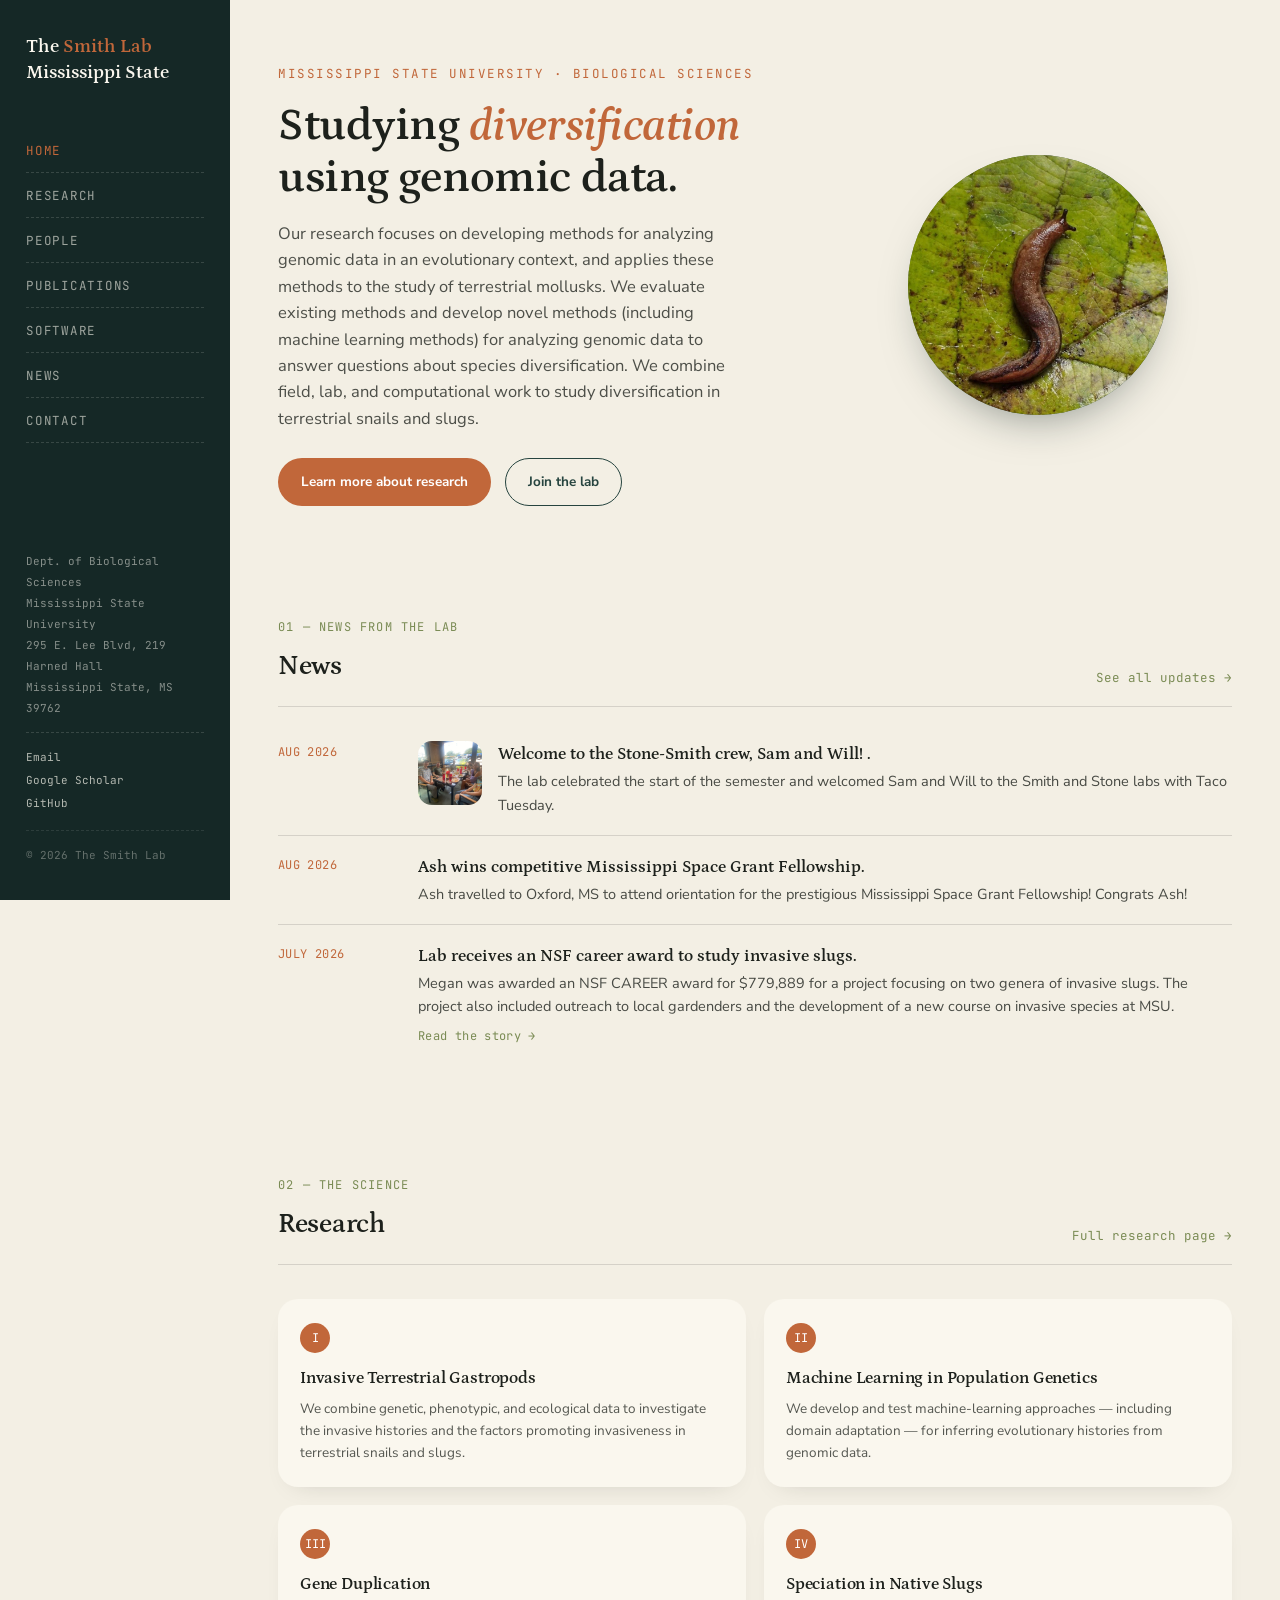
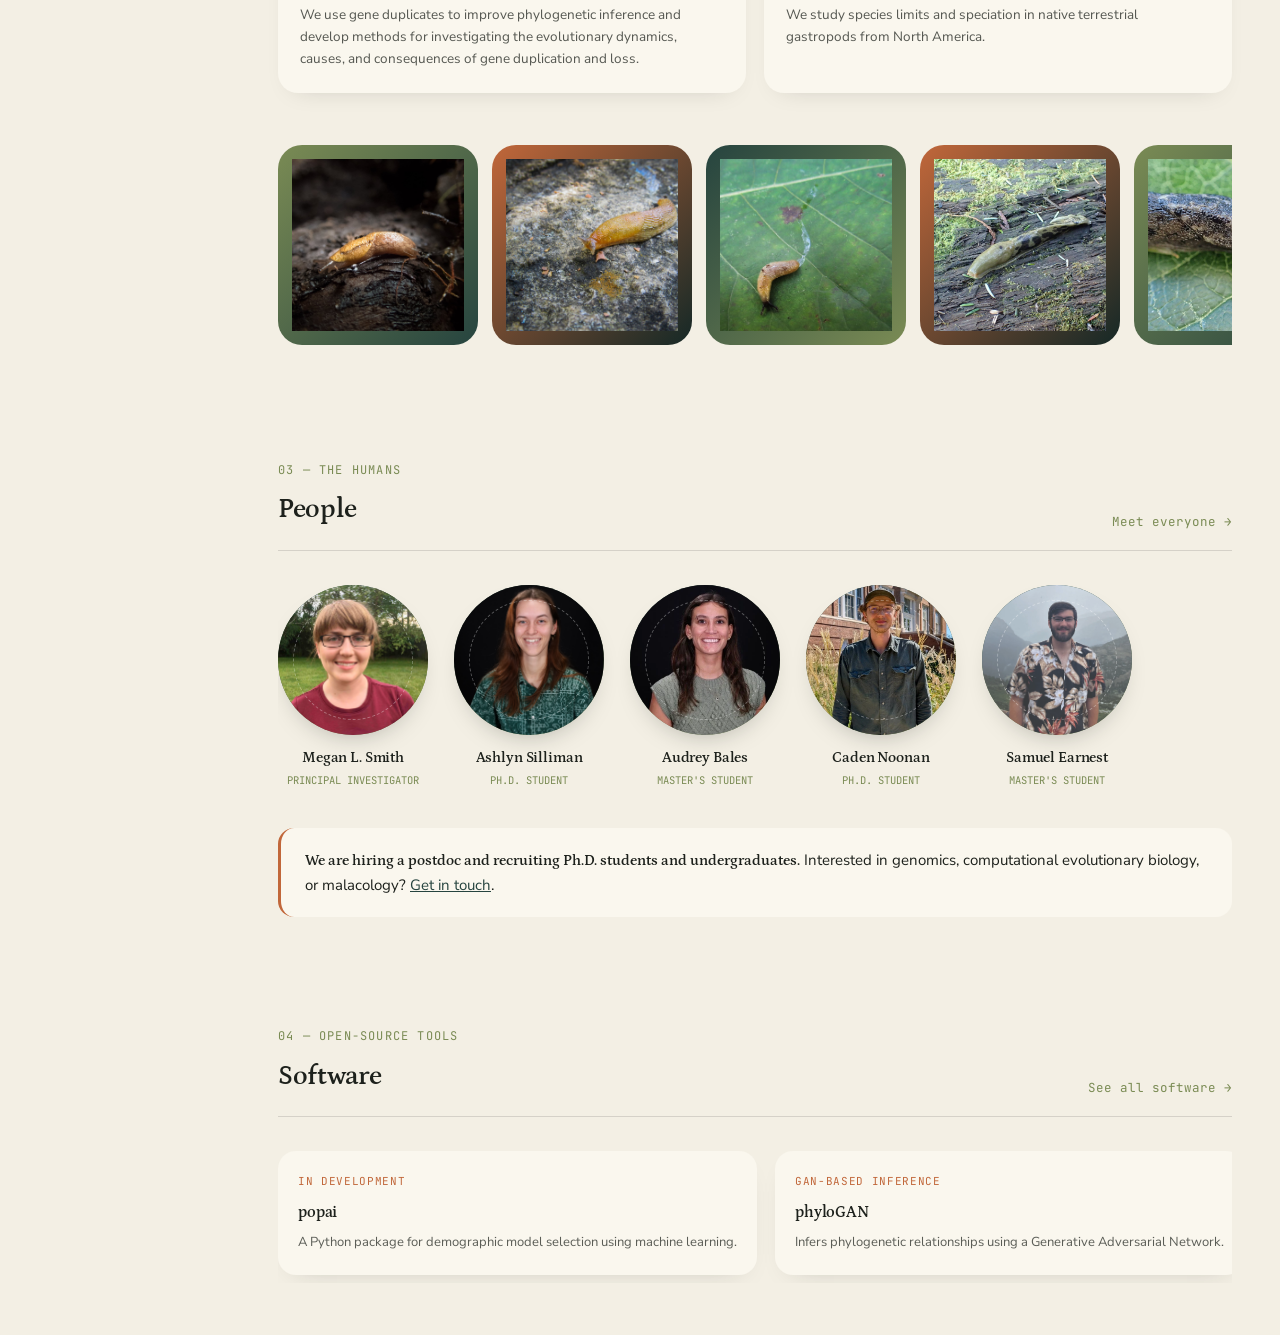
<file: index.html>
<!DOCTYPE html>
<html lang="en">
<head>
<meta charset="UTF-8">
<meta name="viewport" content="width=device-width, initial-scale=1.0">
<meta name="description" content="The Smith Lab at Mississippi State University studies diversification using genomic data, with a focus on terrestrial snails and slugs.">
<title>The Smith Lab — Mississippi State University</title>
<link rel="stylesheet" href="styles.css">
</head>
<body>

<div class="layout">
  <div class="sidebar">
    <div class="sidebar-top">
      <a class="brand" href="index.html">The <span>Smith Lab</span><br>Mississippi State</a>
      <button class="sidebar-toggle" aria-label="Toggle menu" aria-expanded="false"><span></span><span></span><span></span></button>
    </div>
    <div class="sidebar-collapsible">
      <ul>
        <li><a href="index.html" class="navlink active">Home</a></li>
        <li><a href="research.html" class="navlink">Research</a></li>
        <li><a href="people.html" class="navlink">People</a></li>
        <li><a href="publications.html" class="navlink">Publications</a></li>
        <li><a href="software.html" class="navlink">Software</a></li>
        <li><a href="news.html" class="navlink">News</a></li>
        <li><a href="contact.html" class="navlink">Contact</a></li>
      </ul>
      <div class="foot-mini">
        Dept. of Biological Sciences<br>
        Mississippi State University<br>
        295 E. Lee Blvd, 219 Harned Hall<br>
        Mississippi State, MS 39762
        <div class="foot-links">
          <a href="mailto:ms4438@msstate.edu">Email</a>
          <a href="https://scholar.google.com/citations?hl=en&user=STDh3vkAAAAJ">Google Scholar</a>
          <a href="https://github.com/meganlsmith">GitHub</a>
        </div>
        <div class="copyright">© 2026 The Smith Lab</div>
      </div>
    </div>
  </div>

  <main>
    <header class="hero">
      <div class="wrap">
        <div>
          <span class="eyebrow mono">Mississippi State University · Biological Sciences</span>
          <h1>Studying <em>diversification</em> using genomic data.</h1>
          <p class="lede">
				Our research focuses on developing methods for analyzing genomic data in an evolutionary context, and applies these methods to the study of terrestrial mollusks.
				We evaluate existing methods and develop novel methods (including machine learning methods) for analyzing genomic data to answer questions about species diversification.
				We combine field, lab, and computational work to study diversification in terrestrial snails and slugs.           
		  </p>
          <div class="hero-ctas">
            <a class="btn btn-solid" href="research.html">Learn more about research</a>
            <a class="btn btn-outline" href="people.html">Join the lab</a>
          </div>
        </div>
        <div class="hero-art">
          <!-- PLACEHOLDER: swap for a headshot or field photo, saved to photos/header/ -->
			<div class="photo-circle"><img src="photos/header/vanattae.webp" alt="Close-up of a cute snail"></div>

        </div>
      </div>
    </header>

    <!-- News teaser section -->
    <section id="news-teaser">
      <div class="wrap">
        <div class="section-head">
          <div>
            <span class="tag">01 — News from the lab</span>
            <h2>News</h2>
          </div>
          <a href="news.html" class="more-link">See all updates →</a>
        </div>
        <ul class="news-list" id="news-list-home">
          <li><p class="mono" style="opacity:0.5;">Loading news…</p></li>
        </ul>
      </div>
    </section>

    <section id="research">
      <div class="wrap">
        <div class="section-head">
          <div>
            <span class="tag">02 — The science</span>
            <h2>Research</h2>
          </div>
          <a href="research.html" class="more-link">Full research page →</a>
        </div>
        <div class="research-grid">
          <div class="research-card">
            <div class="num">I</div>
            <h3>Invasive Terrestrial Gastropods</h3>
            <p>We combine genetic, phenotypic, and ecological data to investigate the invasive histories and the factors promoting invasiveness in terrestrial snails and slugs.</p>
          </div>
          <div class="research-card">
            <div class="num">II</div>
            <h3>Machine Learning in Population Genetics</h3>
            <p>We develop and test machine-learning approaches — including domain adaptation — for inferring evolutionary histories from genomic data.</p>
          </div>
          <div class="research-card">
            <div class="num">III</div>
            <h3>Gene Duplication</h3>
            <p>We use gene duplicates to improve phylogenetic inference and develop methods for investigating the evolutionary dynamics, causes, and consequences of gene duplication and loss.</p>
          </div>
          <div class="research-card">
            <div class="num">IV</div>
            <h3>Speciation in Native Slugs</h3>
            <p>We study species limits and speciation in native terrestrial gastropods from North America.</p>
          </div>
        </div>
      </div>
    </section>

    <!-- Gallery section -->
    <section style="padding-top:0;">
      <div class="wrap">
        <!--
          PLACEHOLDER: fieldwork / specimen / lab photos.
          Drop images into photos/gallery/ and replace each .gallery-item's
          contents with an <img src="photos/gallery/your-photo.jpg" alt="..."> tag.
        -->
		<div class="gallery" id="gallery">
          <div class="gallery-item"><span class="mono">Loading…</span></div>
        </div>
    
      </div>
    </section>

    <!-- People teaser section -->
    <section id="people-teaser">
      <div class="wrap">
        <div class="section-head">
          <div>
            <span class="tag">03 — The humans</span>
            <h2>People</h2>
          </div>
          <a href="people.html" class="more-link">Meet everyone →</a>
        </div>
        <div class="people-strip">
          <a class="person-card-link" href="people.html#megan-smith">
            <div class="person-card">
			<div class="person-photo"><img src="photos/people/megan.webp" alt="Megan L. Smith"></div>              
			<h4>Megan L. Smith</h4>
              <div class="role">Principal Investigator</div>
            </div>
          </a>
          <a class="person-card-link" href="people.html#ashlyn-silliman">
            <div class="person-card">
			<div class="person-photo"><img src="photos/people/ash.webp" alt="Ash Silliman"></div>
              <h4>Ashlyn Silliman</h4>
              <div class="role">Ph.D. Student</div>
            </div>
          </a>
          <a class="person-card-link" href="people.html#audrey-bales">
            <div class="person-card">
			<div class="person-photo"><img src="photos/people/audrey.webp" alt="Audrey Bales"></div> 
              <h4>Audrey Bales</h4>
              <div class="role">Master's Student</div>
            </div>
          </a>
          <a class="person-card-link" href="people.html#caden-noonan">
            <div class="person-card">
			<div class="person-photo"><img src="photos/people/caden.webp" alt="Caden Noonan"></div> 
              <h4>Caden Noonan</h4>
              <div class="role">Ph.D. Student</div>
            </div>
          </a>
          <a class="person-card-link" href="people.html#samuel-earnest">
            <div class="person-card">
			<div class="person-photo"><img src="photos/people/sam.jpg" alt="Samuel Earnest"></div> 
              <h4>Samuel Earnest</h4>
              <div class="role">Master's Student</div>
            </div>
          </a>
        </div>
        <div class="recruiting">
          <strong>We are hiring a postdoc and recruiting Ph.D. students and undergraduates.</strong> Interested in genomics, computational evolutionary biology, or malacology? <a href="contact.html" style="color:var(--teal); text-decoration:underline;">Get in touch</a>.
        </div>
      </div>
    </section>

    <!-- Software teaser section -->
    <section id="software-teaser">
      <div class="wrap">
        <div class="section-head">
          <div>
            <span class="tag">04 — Open-source tools</span>
            <h2>Software</h2>
          </div>
          <a href="software.html" class="more-link">See all software →</a>
        </div>
        <div class="software-strip">
          <div class="software-card-mini">
            <span class="mono">In development</span>
            <h4>popai</h4>
            <p>A Python package for demographic model selection using machine learning.</p>
          </div>
          <div class="software-card-mini">
            <span class="mono">GAN-based inference</span>
            <h4>phyloGAN</h4>
            <p>Infers phylogenetic relationships using a Generative Adversarial Network.</p>
          </div>
          <div class="software-card-mini">
            <span class="mono">Simulation</span>
            <h4>dupcoal</h4>
            <p>Simulates gene trees under duplication, loss, and coalescence, including copy-number hemiplasy.</p>
          </div>
        </div>
      </div>
    </section>


  </main>
</div>

<!-- Gallery autoscroll -->
<!-- Gallery: build tiles from gallery.json, then enable auto-scroll on hover -->
<script>
  const gallery = document.getElementById('gallery');

  fetch('gallery.json')
    .then(res => res.json())
    .then(items => {
      if (!items.length) {
        gallery.innerHTML = '<div class="gallery-item"><span class="mono">Photos coming soon</span></div>';
        return;
      }

      gallery.innerHTML = items.map(item =>
        `<div class="gallery-item"><img src="photos/gallery/${item.file}" alt="${item.alt || ''}"></div>`
      ).join('');

      const originalItems = Array.from(gallery.children);
      originalItems.forEach(item => {
        const clone = item.cloneNode(true);
        clone.setAttribute('aria-hidden', 'true');
        gallery.appendChild(clone);
      });
      const loopPoint = gallery.scrollWidth / 2;

      let scrollTimer = null;
      gallery.addEventListener('mouseenter', () => {
        gallery.classList.add('auto-scrolling');
        scrollTimer = setInterval(() => {
          gallery.scrollLeft += 2;
          if (gallery.scrollLeft >= loopPoint) gallery.scrollLeft -= loopPoint;
        }, 20);
      });
      gallery.addEventListener('mouseleave', () => {
        clearInterval(scrollTimer);
        gallery.classList.remove('auto-scrolling');
      });
    })
    .catch(() => {
      gallery.innerHTML = '<div class="gallery-item"><span class="mono">Could not load gallery.json</span></div>';
    });
</script>
<!-- News teaser (first 3 items from news.json) -->
<script>
  fetch('news.json')
    .then(res => res.json())
    .then(items => {
      items.sort((a, b) => new Date(b.date) - new Date(a.date));
      const list = document.getElementById('news-list-home');
      list.innerHTML = items.slice(0, 3).map(n => {
        const thumb = n.image ? `<img class="news-thumb" src="${n.image}" alt="">` : '';
        const link = n.link ? `<a class="news-link mono" href="${n.link}" target="_blank" rel="noopener">Read the story →</a>` : '';
        return `
          <li>
            <span class="news-date mono">${n.display_date}</span>
            <div class="news-text">
              ${thumb}
              <div class="news-text-body">
                <strong>${n.title}</strong>
                <p>${n.body}</p>
                ${link}
              </div>
            </div>
          </li>`;
      }).join('');
    })
    .catch(() => {
      document.getElementById('news-list-home').innerHTML = '<li><p class="mono" style="opacity:0.5;">Could not load news.json.</p></li>';
    });
</script>
<script src="nav.js"></script>

</body>
</html>
</file>
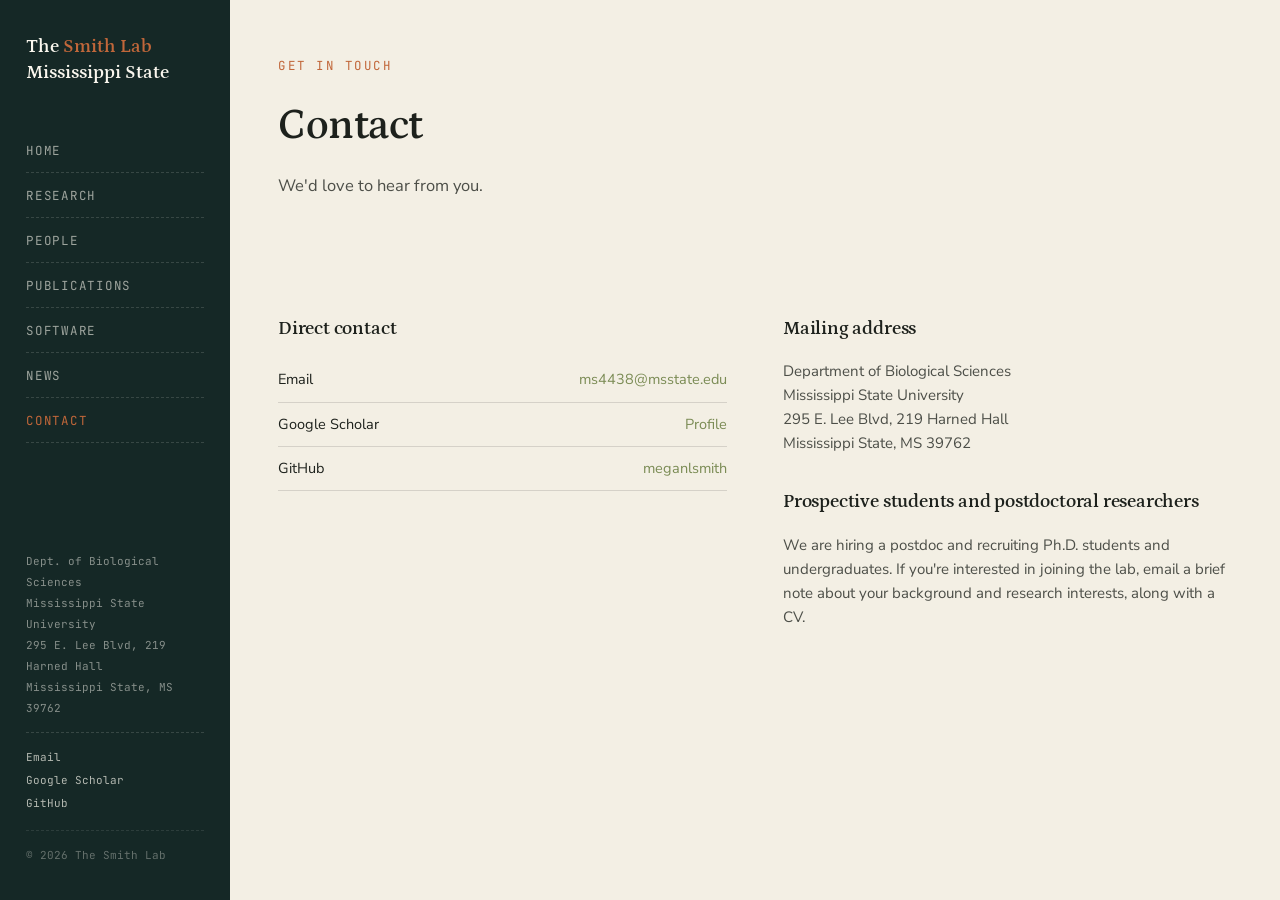
<file: contact.html>
<!DOCTYPE html>
<html lang="en">
<head>
<meta charset="UTF-8">
<meta name="viewport" content="width=device-width, initial-scale=1.0">
<title>Contact — The Smith Lab</title>
<link rel="stylesheet" href="styles.css">
</head>
<body>

<div class="layout">
  <div class="sidebar">
    <div class="sidebar-top">
      <a class="brand" href="index.html">The <span>Smith Lab</span><br>Mississippi State</a>
      <button class="sidebar-toggle" aria-label="Toggle menu" aria-expanded="false"><span></span><span></span><span></span></button>
    </div>
    <div class="sidebar-collapsible">
      <ul>
        <li><a href="index.html" class="navlink">Home</a></li>
        <li><a href="research.html" class="navlink">Research</a></li>
        <li><a href="people.html" class="navlink">People</a></li>
        <li><a href="publications.html" class="navlink">Publications</a></li>
        <li><a href="software.html" class="navlink">Software</a></li>
        <li><a href="news.html" class="navlink">News</a></li>
        <li><a href="contact.html" class="navlink active">Contact</a></li>
      </ul>
      <div class="foot-mini">
        Dept. of Biological Sciences<br>
        Mississippi State University<br>
        295 E. Lee Blvd, 219 Harned Hall<br>
        Mississippi State, MS 39762
        <div class="foot-links">
          <a href="mailto:ms4438@msstate.edu">Email</a>
          <a href="https://scholar.google.com/citations?hl=en&user=STDh3vkAAAAJ">Google Scholar</a>
          <a href="https://github.com/meganlsmith">GitHub</a>
        </div>
        <div class="copyright">© 2026 The Smith Lab</div>
      </div>
    </div>
  </div>

  <main>
    <header class="page-hero">
      <div class="wrap">
        <span class="eyebrow mono">Get in touch</span>
        <h1>Contact</h1>
        <p class="lede">We'd love to hear from you.</p>
      </div>
    </header>

    <section>
      <div class="wrap contact-grid">

        <div class="contact-block">
          <h3>Direct contact</h3>
          <ul class="contact-list">
            <li>Email <a href="mailto:ms4438@msstate.edu">ms4438@msstate.edu</a></li>
            <li>Google Scholar <a href="https://scholar.google.com/citations?hl=en&user=STDh3vkAAAAJ">Profile</a></li>
            <li>GitHub <a href="https://github.com/meganlsmith">meganlsmith</a></li>
          </ul>
        </div>

        <div class="contact-block">
          <h3>Mailing address</h3>
          <p>
            Department of Biological Sciences<br>
            Mississippi State University<br>
            295 E. Lee Blvd, 219 Harned Hall<br>
            Mississippi State, MS 39762
          </p>
          <h3 style="margin-top:32px;">Prospective students and postdoctoral researchers</h3>
          <p>We are hiring a postdoc and recruiting Ph.D. students and undergraduates. If you're interested in joining the lab, email a brief note about your background and research interests, along with a CV.</p>
        </div>

      </div>
    </section>
  </main>
</div>

<script src="nav.js"></script>

</body>
</html>
</file>
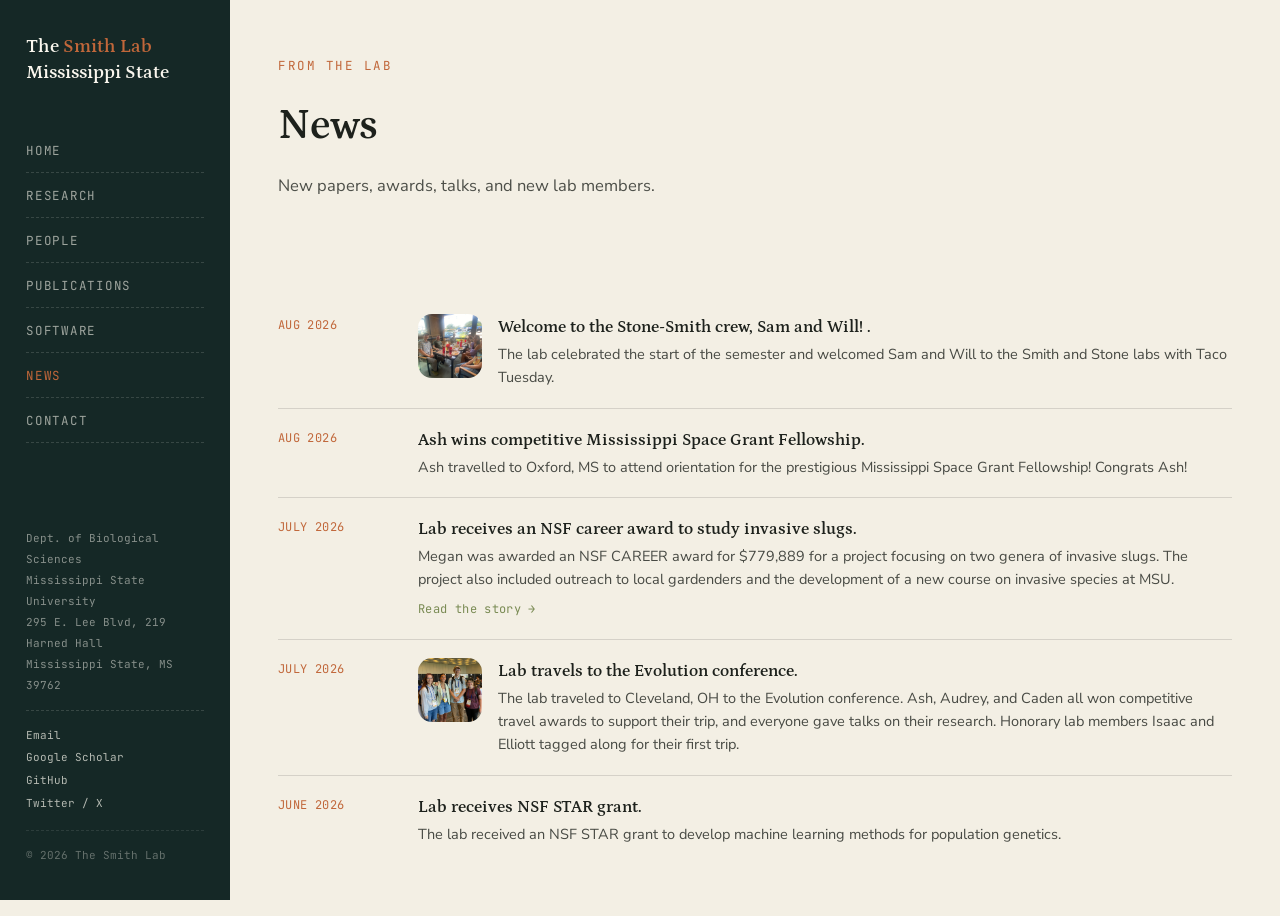
<file: news.html>
<!DOCTYPE html>
<html lang="en">
<head>
<meta charset="UTF-8">
<meta name="viewport" content="width=device-width, initial-scale=1.0">
<title>News — The Smith Lab</title>
<link rel="stylesheet" href="styles.css">
</head>
<body>

<div class="layout">
  <div class="sidebar">
    <div class="sidebar-top">
      <a class="brand" href="index.html">The <span>Smith Lab</span><br>Mississippi State</a>
      <button class="sidebar-toggle" aria-label="Toggle menu" aria-expanded="false"><span></span><span></span><span></span></button>
    </div>
    <div class="sidebar-collapsible">
      <ul>
        <li><a href="index.html" class="navlink">Home</a></li>
        <li><a href="research.html" class="navlink">Research</a></li>
        <li><a href="people.html" class="navlink">People</a></li>
        <li><a href="publications.html" class="navlink">Publications</a></li>
        <li><a href="software.html" class="navlink">Software</a></li>
        <li><a href="news.html" class="navlink active">News</a></li>
        <li><a href="contact.html" class="navlink">Contact</a></li>
      </ul>
      <div class="foot-mini">
        Dept. of Biological Sciences<br>
        Mississippi State University<br>
        295 E. Lee Blvd, 219 Harned Hall<br>
        Mississippi State, MS 39762
        <div class="foot-links">
          <a href="mailto:ms4438@msstate.edu">Email</a>
          <a href="https://scholar.google.com/citations?hl=en&user=STDh3vkAAAAJ">Google Scholar</a>
          <a href="https://github.com/meganlsmith">GitHub</a>
          <a href="https://twitter.com/snaild_it">Twitter / X</a>
        </div>
        <div class="copyright">© 2026 The Smith Lab</div>
      </div>
    </div>
  </div>

  <main>
    <header class="page-hero">
      <div class="wrap">
        <span class="eyebrow mono">From the lab</span>
        <h1>News</h1>
        <p class="lede">New papers, awards, talks, and new lab members.</p>
      </div>
    </header>

    <section>
      <div class="wrap">
        <ul class="news-list" id="news-list">
          <li><p class="mono" style="opacity:0.5;">Loading news…</p></li>
        </ul>
<!-- Notes on adding news:
        <p style="margin-top:32px; font-size:14px; color:rgba(29,33,28,0.6);">
          Open <code>news.json</code> and add a new entry — <code>date</code> (ISO, for sorting),
          <code>display_date</code> (label shown, e.g. "AUG 2026"), <code>title</code>, and <code>body</code>.
          Optional: <code>image</code> (path to a small photo/thumbnail) and <code>link</code>
          (URL to an external story, press release, etc.).
        </p>
-->
      </div>
    </section>
  </main>
</div>

<script>
  fetch('news.json')
    .then(res => res.json())
    .then(items => {
      items.sort((a, b) => new Date(b.date) - new Date(a.date));
      const list = document.getElementById('news-list');
      list.innerHTML = items.map(n => {
        const thumb = n.image ? `<img class="news-thumb" src="${n.image}" alt="">` : '';
        const link = n.link ? `<a class="news-link mono" href="${n.link}" target="_blank" rel="noopener">Read the story →</a>` : '';
        return `
          <li>
            <span class="news-date mono">${n.display_date}</span>
            <div class="news-text">
              ${thumb}
              <div class="news-text-body">
                <strong>${n.title}</strong>
                <p>${n.body}</p>
                ${link}
              </div>
            </div>
          </li>`;
      }).join('');
    })
    .catch(() => {
      document.getElementById('news-list').innerHTML = '<li><p class="mono" style="opacity:0.5;">Could not load news.json — check the file exists and this page is being served over http(s), not opened directly as a file.</p></li>';
    });
</script>
<script src="nav.js"></script>

</body>
</html>
</file>
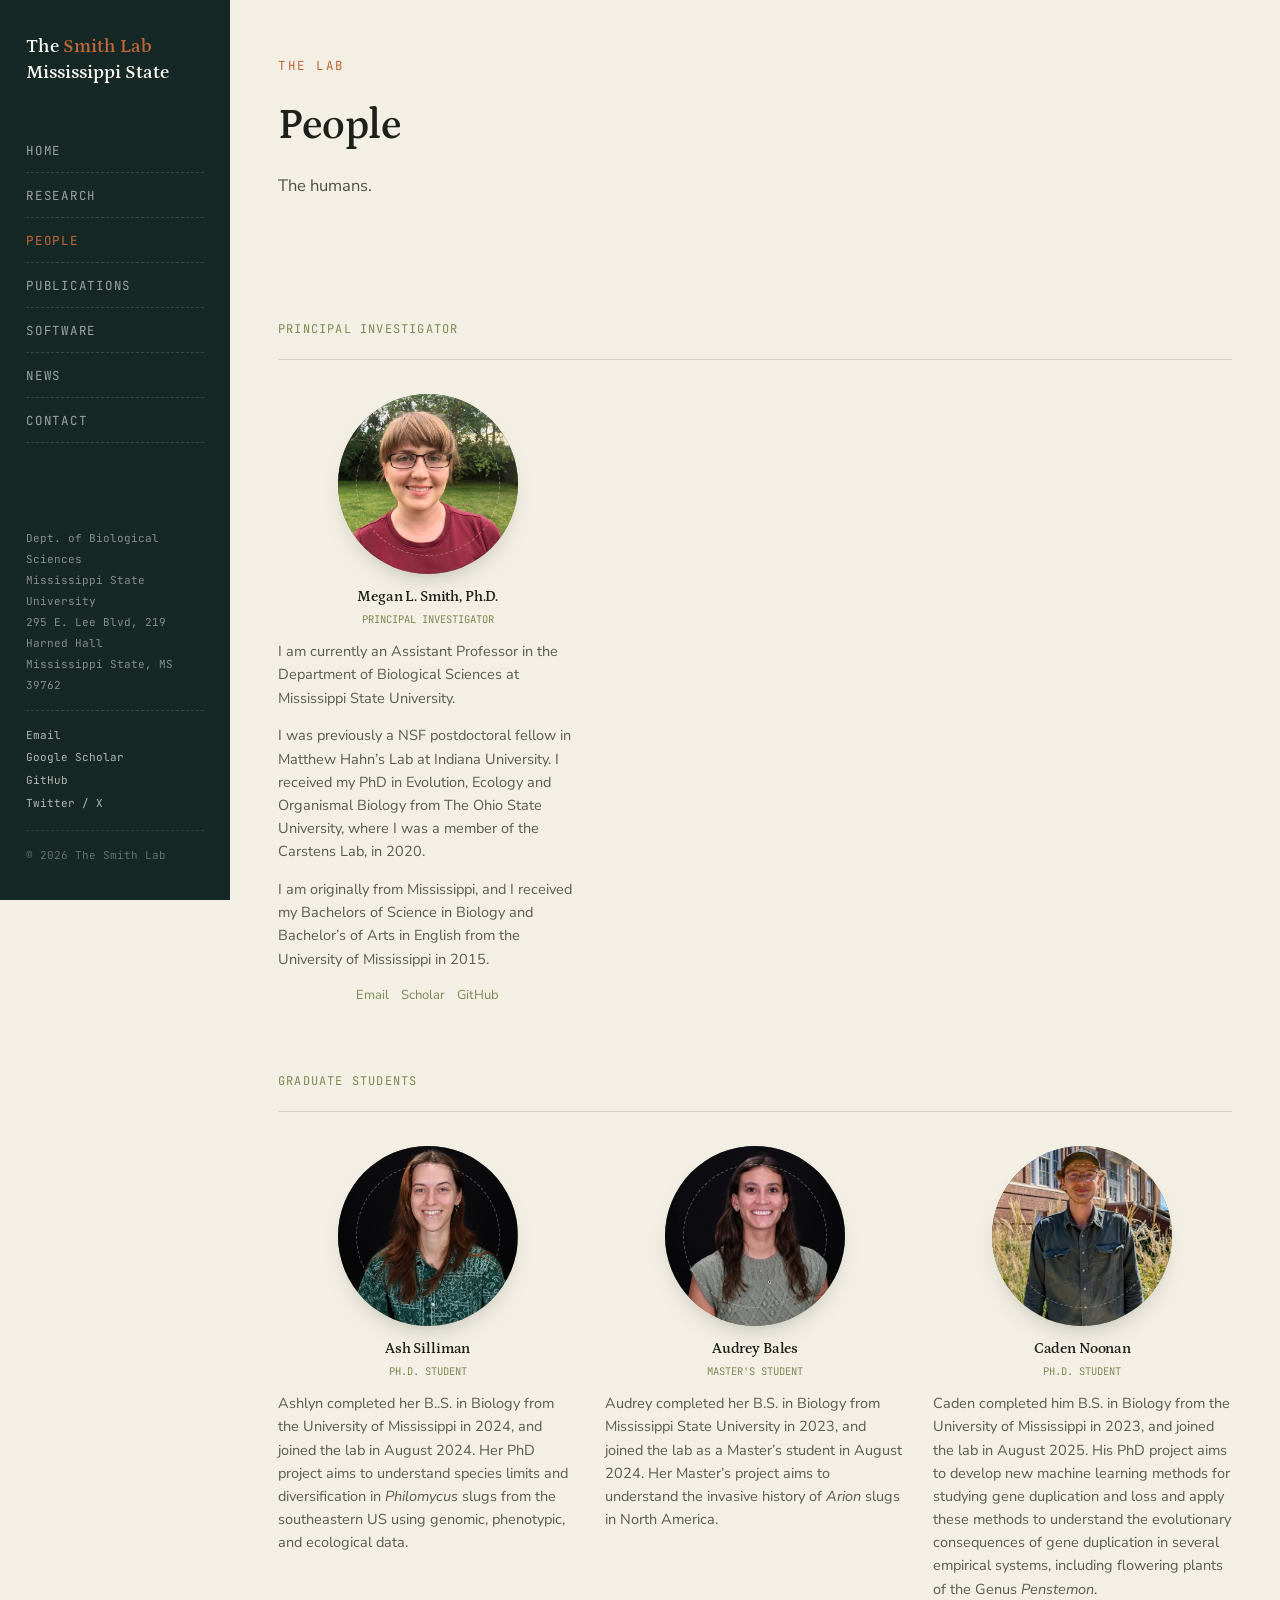
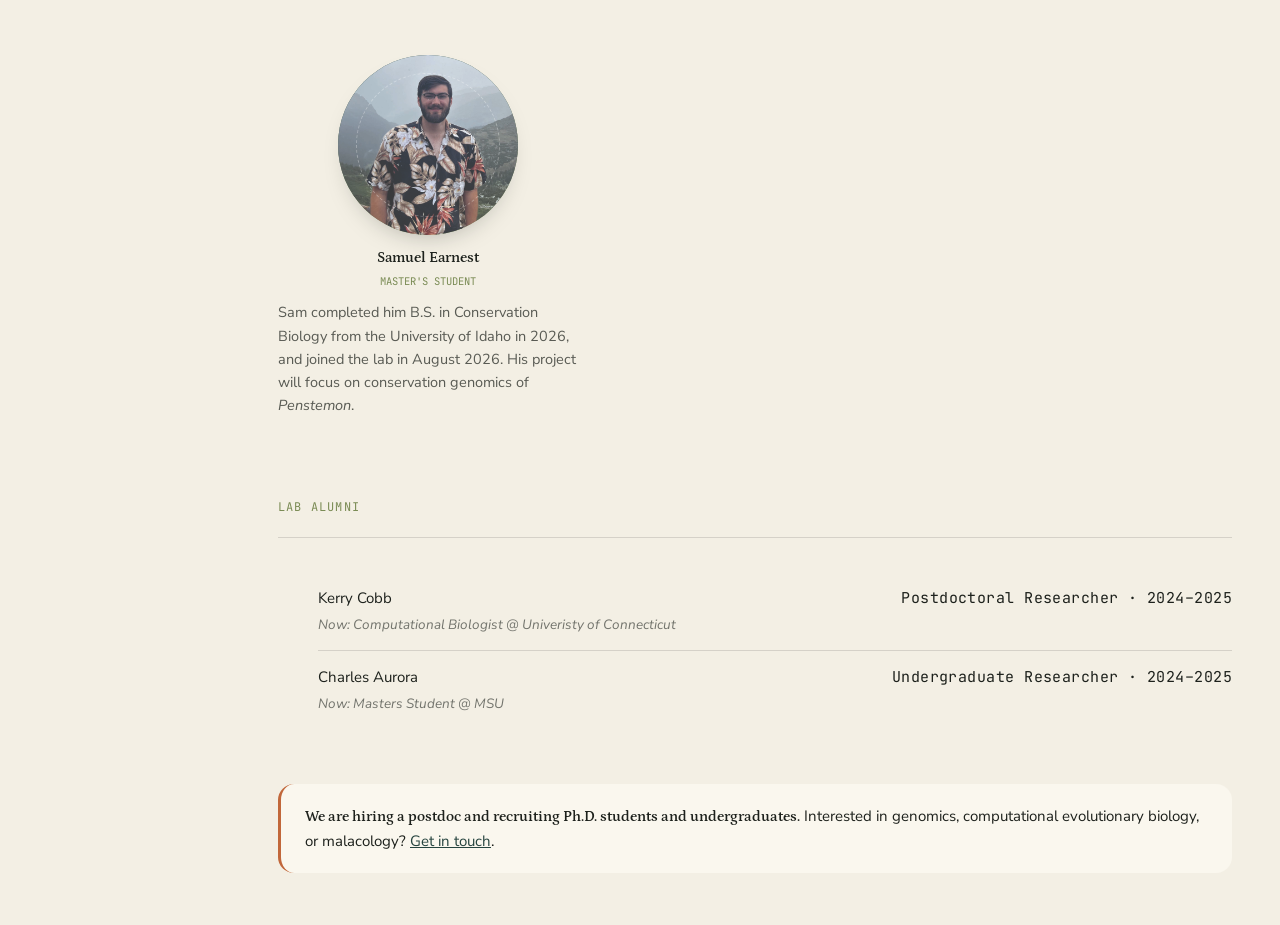
<file: people.html>
<!DOCTYPE html>
<html lang="en">
<head>
<meta charset="UTF-8">
<meta name="viewport" content="width=device-width, initial-scale=1.0">
<title>People — The Smith Lab</title>
<link rel="stylesheet" href="styles.css">
</head>
<body>

<div class="layout">
  <div class="sidebar">
    <div class="sidebar-top">
      <a class="brand" href="index.html">The <span>Smith Lab</span><br>Mississippi State</a>
      <button class="sidebar-toggle" aria-label="Toggle menu" aria-expanded="false"><span></span><span></span><span></span></button>
    </div>
    <div class="sidebar-collapsible">
      <ul>
        <li><a href="index.html" class="navlink">Home</a></li>
        <li><a href="research.html" class="navlink">Research</a></li>
        <li><a href="people.html" class="navlink active">People</a></li>
        <li><a href="publications.html" class="navlink">Publications</a></li>
        <li><a href="software.html" class="navlink">Software</a></li>
        <li><a href="news.html" class="navlink">News</a></li>
        <li><a href="contact.html" class="navlink">Contact</a></li>
      </ul>
      <div class="foot-mini">
        Dept. of Biological Sciences<br>
        Mississippi State University<br>
        295 E. Lee Blvd, 219 Harned Hall<br>
        Mississippi State, MS 39762
        <div class="foot-links">
          <a href="mailto:ms4438@msstate.edu">Email</a>
          <a href="https://scholar.google.com/citations?hl=en&user=STDh3vkAAAAJ">Google Scholar</a>
          <a href="https://github.com/meganlsmith">GitHub</a>
          <a href="https://twitter.com/snaild_it">Twitter / X</a>
        </div>
        <div class="copyright">© 2026 The Smith Lab</div>
      </div>
    </div>
  </div>

  <main>
    <header class="page-hero">
      <div class="wrap">
        <span class="eyebrow mono">The lab</span>
        <h1>People</h1>
        <p class="lede">The humans.</p>
      </div>
    </header>

    <section>
      <div class="wrap">

<!-- PI -->
        <div class="section-head">
          <div><span class="tag">Principal Investigator</span></div>
        </div>
        <div class="people-grid" style="margin-bottom:60px;">
          <div class="person-card" id="megan-smith">
            <!-- PLACEHOLDER: photo, saved to photos/people/ -->
			<div class="person-photo"><img src="photos/people/megan.webp" alt="Megan L. Smith"></div>            
			<h4>Megan L. Smith, Ph.D.</h4>
            <div class="role">Principal Investigator</div>
            <p class="bio">I am currently an Assistant Professor in the Department of Biological Sciences at Mississippi State University.</p> <p class="bio">I was previously a NSF postdoctoral fellow in Matthew Hahn’s Lab at Indiana University. I received my PhD in Evolution, Ecology and Organismal Biology from The Ohio State University, where I was a member of the Carstens Lab, in 2020.</p> <p class="bio">I am originally from Mississippi, and I received my Bachelors of Science in Biology and Bachelor’s of Arts in English from the University of Mississippi in 2015.</p>
            <div class="links">
              <a href="mailto:ms4438@msstate.edu">Email</a>
              <a href="https://scholar.google.com/citations?hl=en&user=STDh3vkAAAAJ">Scholar</a>
              <a href="https://github.com/meganlsmith">GitHub</a>
            </div>
          </div>
        </div>

<!-- Graduate Students -->
        <div class="section-head">
          <div><span class="tag">Graduate students</span></div>
        </div>
        <div class="people-grid" style="margin-bottom:60px;">
          <div class="person-card" id="ashlyn-silliman">
			<div class="person-photo"><img src="photos/people/ash.webp" alt="Ash Silliman"></div>            
            <h4>Ash Silliman</h4>
            <div class="role">Ph.D. Student</div>
            <p class="bio">Ashlyn completed her B..S. in Biology from the University of Mississippi in 2024, and joined the lab in August 2024. Her PhD project aims to understand species limits and diversification in <i>Philomycus</i> slugs from the southeastern US using genomic, phenotypic, and ecological data.</p>
          </div>
          <div class="person-card" id="audrey-bales">
			<div class="person-photo"><img src="photos/people/audrey.webp" alt="Audrey Bales"></div>            
            <h4>Audrey Bales</h4>
            <div class="role">Master's Student</div>
            <p class="bio">Audrey completed her B.S. in Biology from Mississippi State University in 2023, and joined the lab as a Master’s student in August 2024. Her Master’s project aims to understand the invasive history of <i>Arion</i> slugs in North America.</p>
          </div>
          <div class="person-card" id="caden-noonan">
			<div class="person-photo"><img src="photos/people/caden.webp" alt="Caden Noonan"></div>            
            <h4>Caden Noonan</h4>
            <div class="role">Ph.D. Student</div>
            <p class="bio">Caden completed him B.S. in Biology from the University of Mississippi in 2023, and joined the lab in August 2025. His PhD project aims to develop new machine learning methods for studying gene duplication and loss and apply these methods to understand the evolutionary consequences of gene duplication in several empirical systems, including flowering plants of the Genus <i>Penstemon</i>.</p>
          </div>
          <div class="person-card" id="samuel-earnest">
			<div class="person-photo"><img src="photos/people/sam.jpg" alt="Samuel Earnest"></div>            
            <h4>Samuel Earnest</h4>
            <div class="role">Master's Student</div>
            <p class="bio">Sam completed him B.S. in Conservation Biology from the University of Idaho in 2026, and joined the lab in August 2026. His project will focus on conservation genomics of <i>Penstemon</i>.</p>
          </div>
        </div>

<!-- Lab alumni -->
        <div class="section-head">
          <div><span class="tag">Lab alumni</span></div>
        </div>
		<ul class="alumni-list" style="margin-bottom:24px;">
		  <li>
 		   <div class="alumni-top">
 		     <span>Kerry Cobb</span>
 		     <span class="alumni-role mono">Postdoctoral Researcher · 2024–2025</span>
		    </div>
		    <div class="alumni-now">Now: Computational Biologist @ Univeristy of Connecticut</div>
 		 </li>
		  <li>
 		   <div class="alumni-top">
 		     <span>Charles Aurora</span>
 		     <span class="alumni-role mono">Undergraduate Researcher · 2024–2025</span>
		    </div>
 		   <div class="alumni-now">Now: Masters Student @ MSU</div>
		  </li>
		</ul>
        <div class="recruiting" style="margin-top:56px;">
          <strong>We are hiring a postdoc and recruiting Ph.D. students and undergraduates.</strong> Interested in genomics, computational evolutionary biology, or malacology? <a href="contact.html" style="color:var(--teal); text-decoration:underline;">Get in touch</a>.
        </div>

      </div>
    </section>
  </main>
</div>

<script src="nav.js"></script>

</body>
</html>
</file>
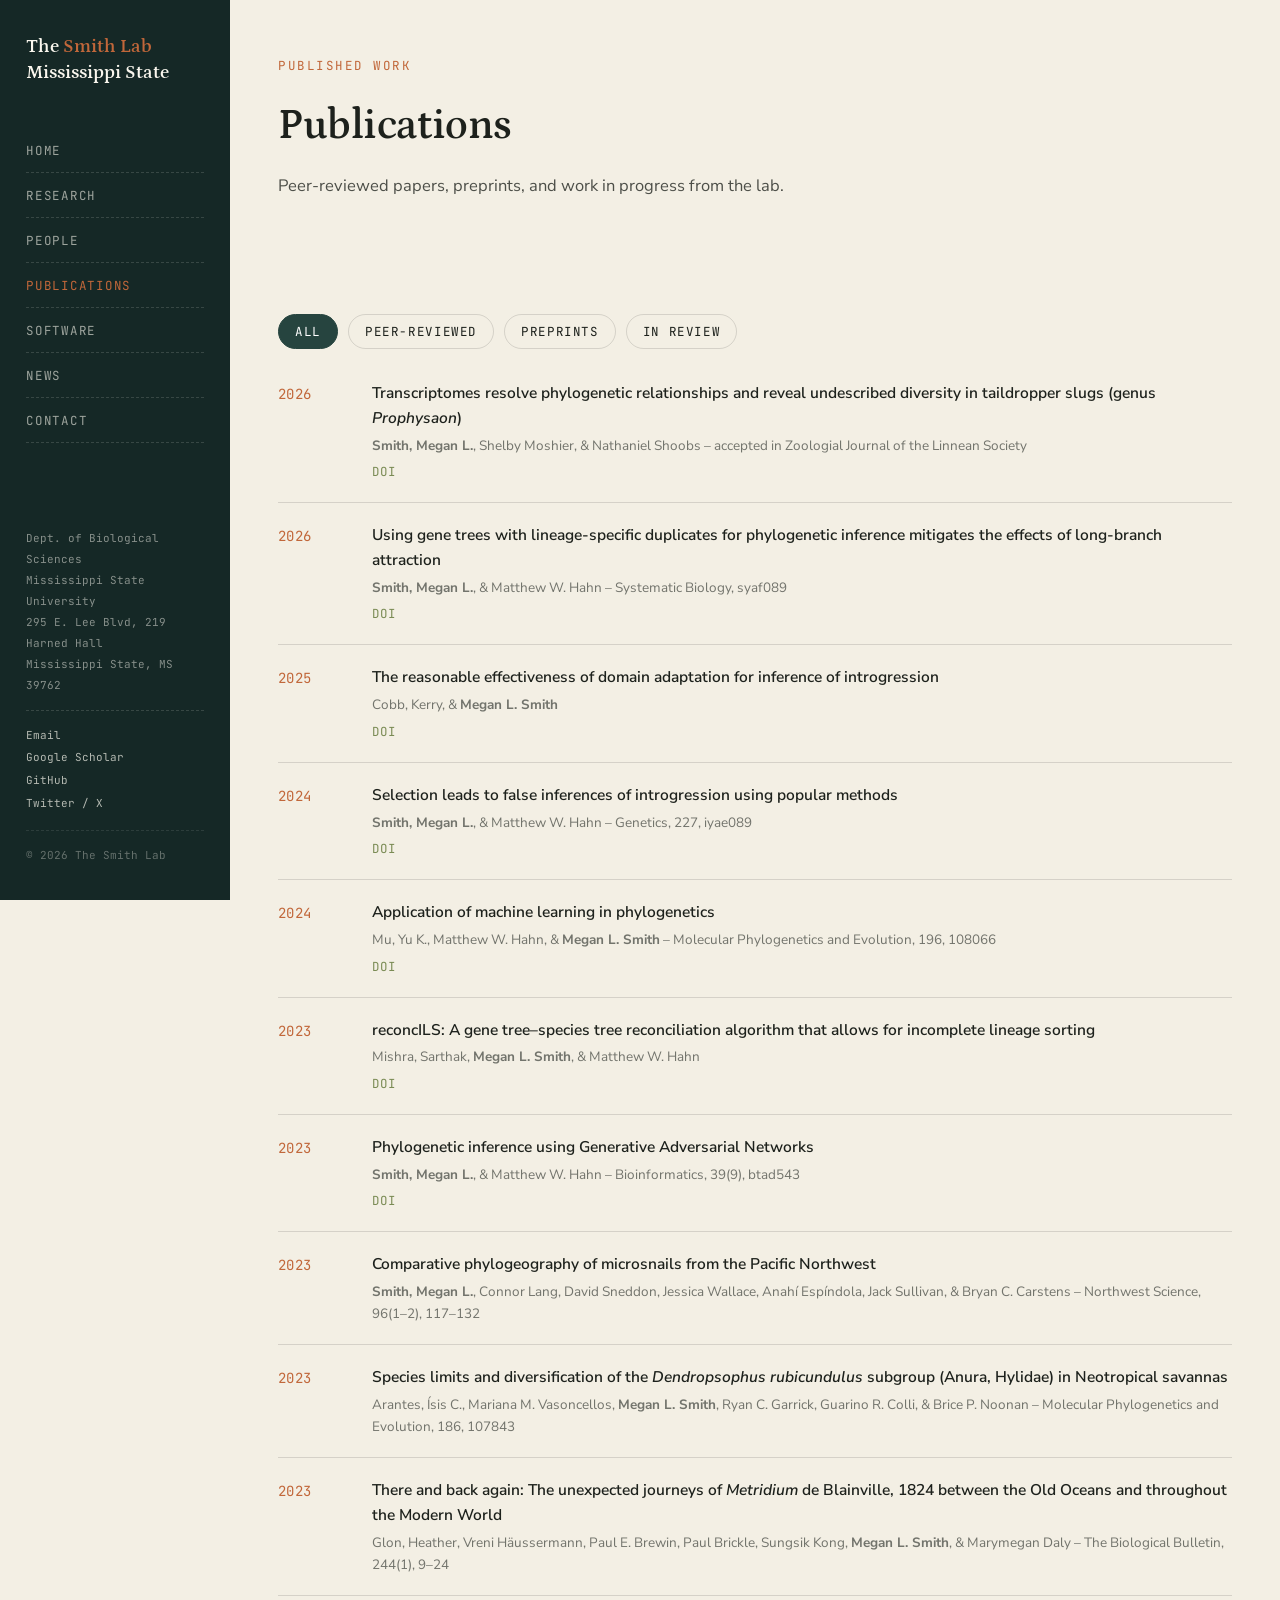
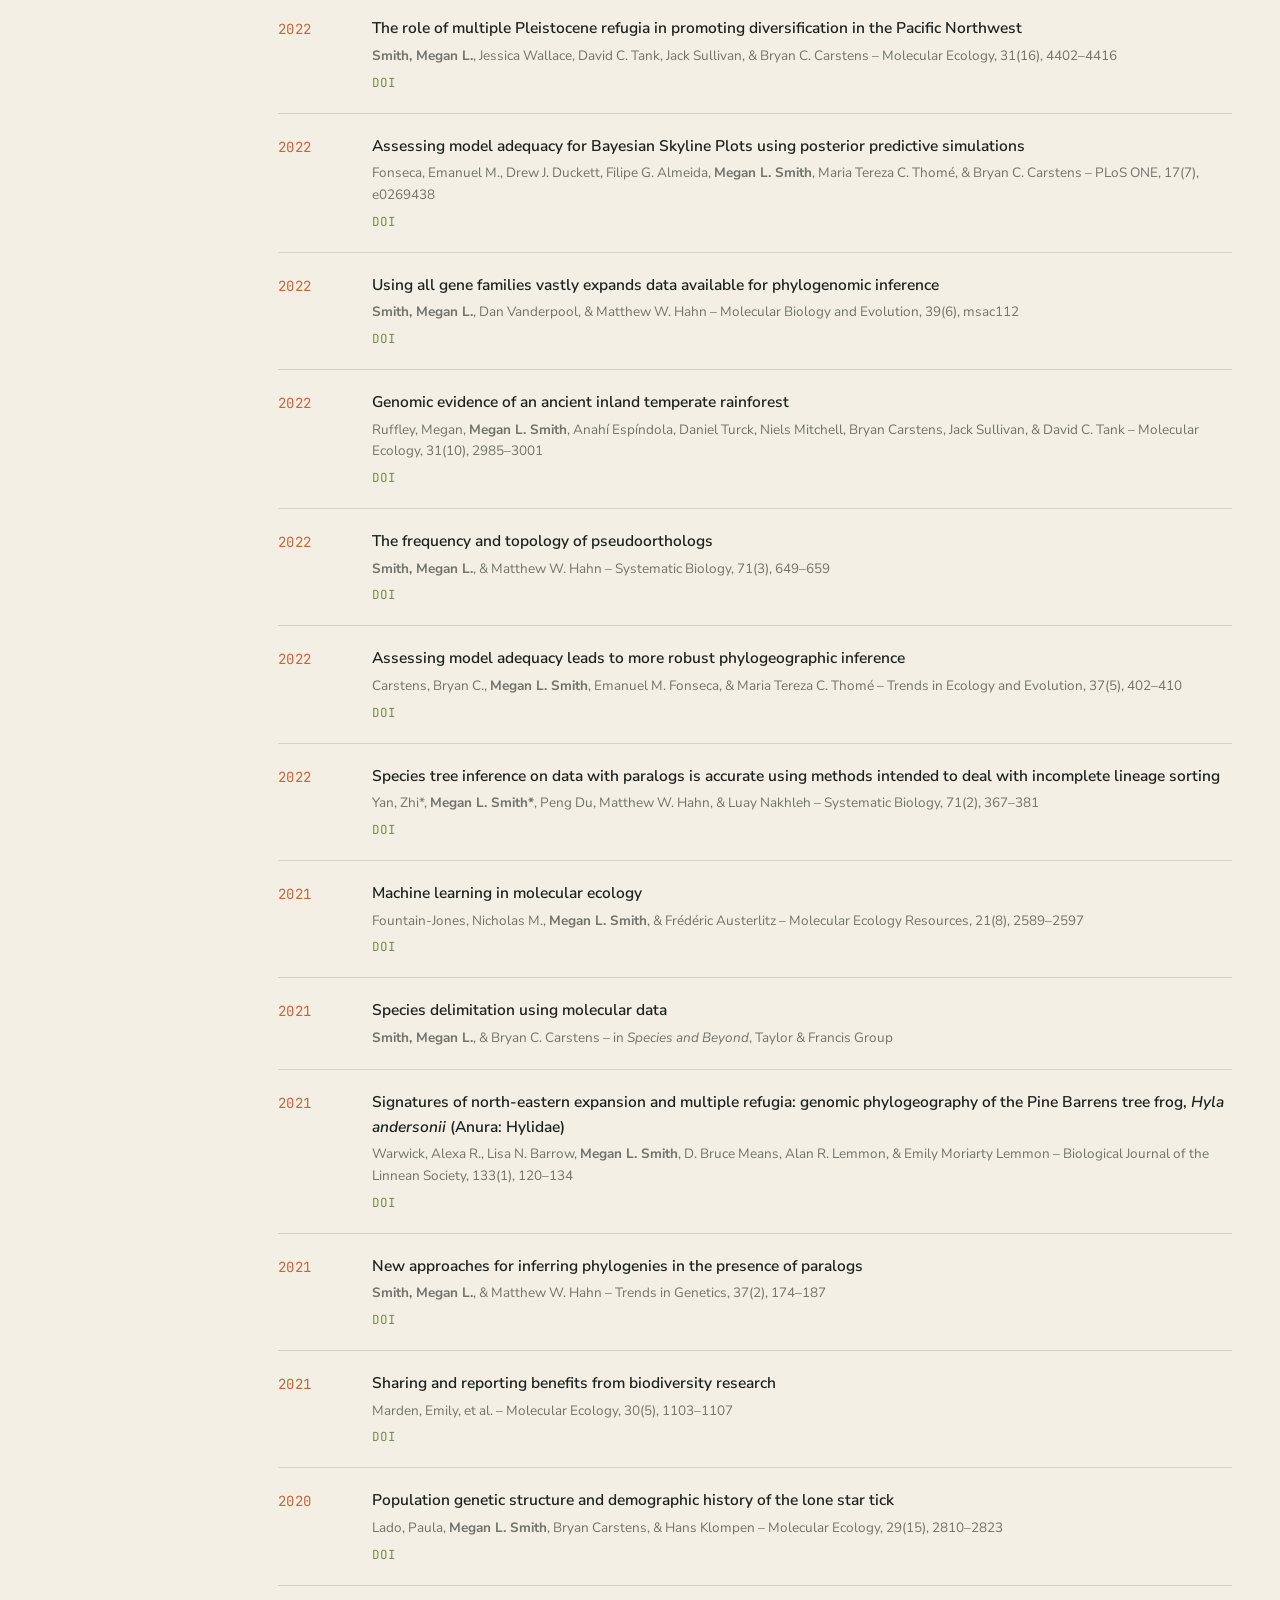
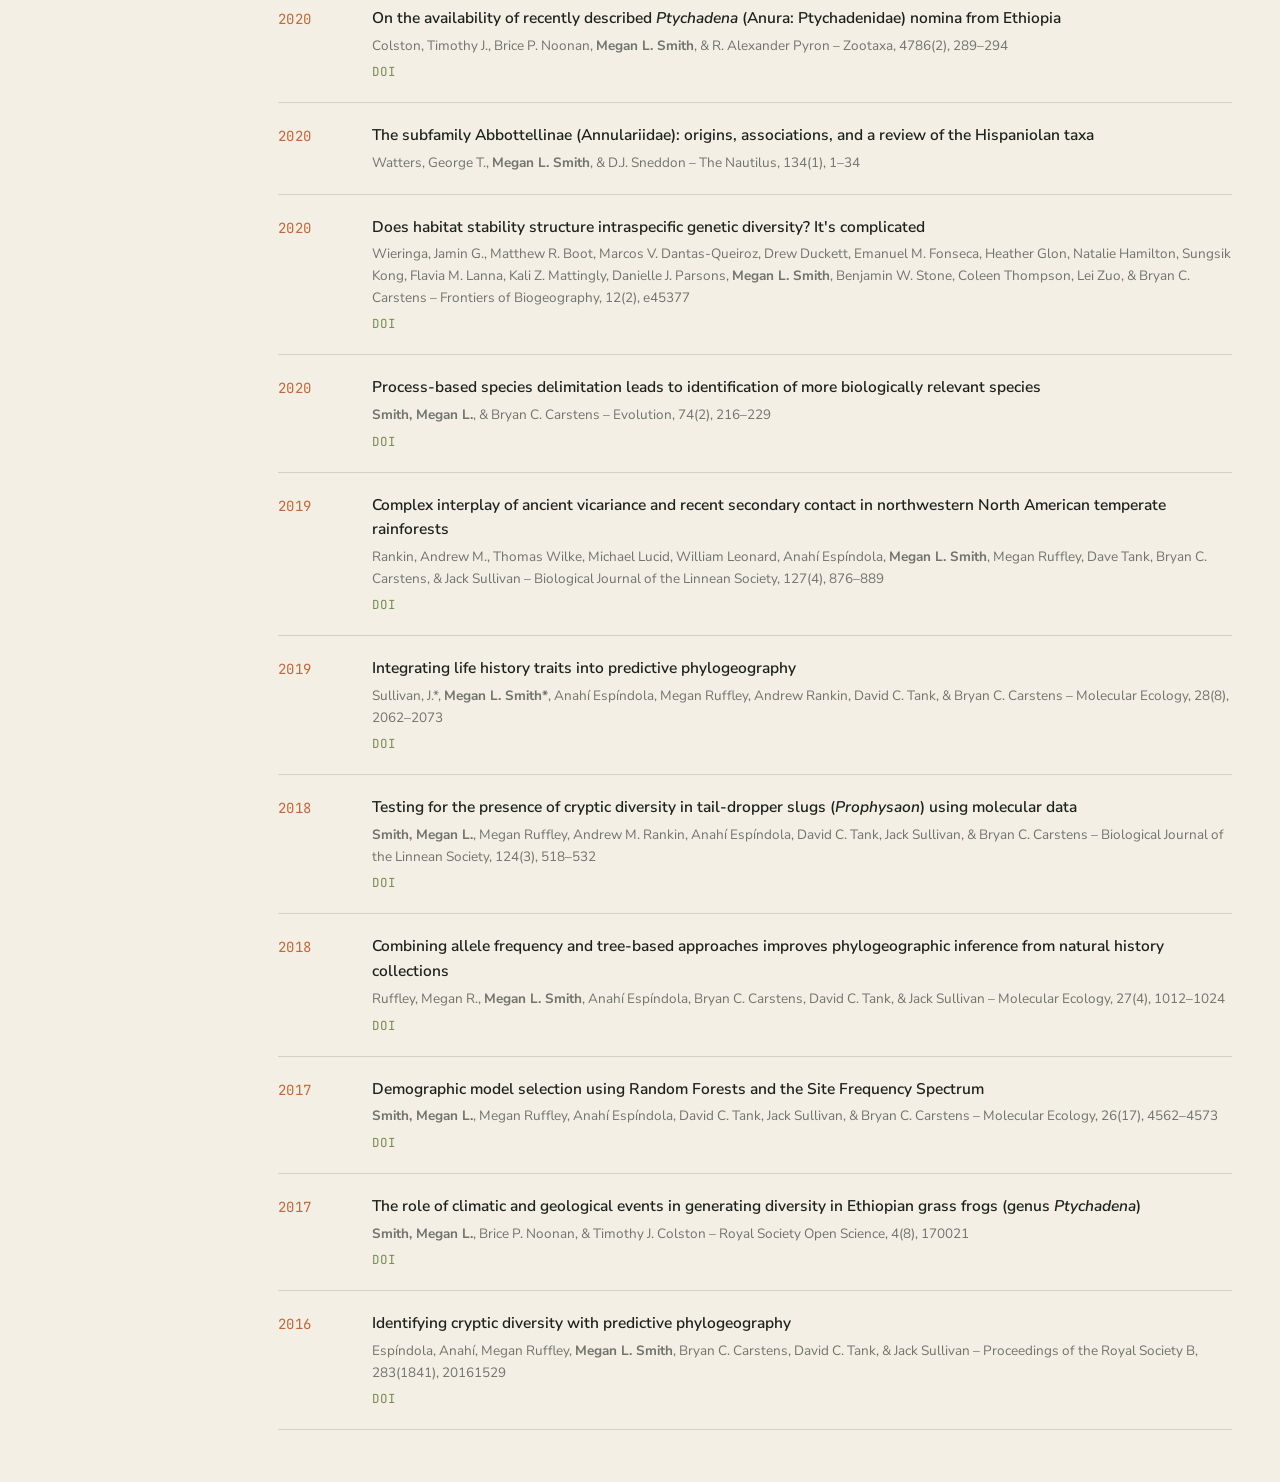
<file: publications.html>
<!DOCTYPE html>
<html lang="en">
<head>
<meta charset="UTF-8">
<meta name="viewport" content="width=device-width, initial-scale=1.0">
<title>Publications — The Smith Lab</title>
<link rel="stylesheet" href="styles.css">
</head>
<body>

<div class="layout">
  <div class="sidebar">
    <div class="sidebar-top">
      <a class="brand" href="index.html">The <span>Smith Lab</span><br>Mississippi State</a>
      <button class="sidebar-toggle" aria-label="Toggle menu" aria-expanded="false"><span></span><span></span><span></span></button>
    </div>
    <div class="sidebar-collapsible">
      <ul>
        <li><a href="index.html" class="navlink">Home</a></li>
        <li><a href="research.html" class="navlink">Research</a></li>
        <li><a href="people.html" class="navlink">People</a></li>
        <li><a href="publications.html" class="navlink active">Publications</a></li>
        <li><a href="software.html" class="navlink">Software</a></li>
        <li><a href="news.html" class="navlink">News</a></li>
        <li><a href="contact.html" class="navlink">Contact</a></li>
      </ul>
      <div class="foot-mini">
        Dept. of Biological Sciences<br>
        Mississippi State University<br>
        295 E. Lee Blvd, 219 Harned Hall<br>
        Mississippi State, MS 39762
        <div class="foot-links">
          <a href="mailto:ms4438@msstate.edu">Email</a>
          <a href="https://scholar.google.com/citations?hl=en&user=STDh3vkAAAAJ">Google Scholar</a>
          <a href="https://github.com/meganlsmith">GitHub</a>
          <a href="https://twitter.com/snaild_it">Twitter / X</a>
        </div>
        <div class="copyright">© 2026 The Smith Lab</div>
      </div>
    </div>
  </div>

  <main>
    <header class="page-hero">
      <div class="wrap">
        <span class="eyebrow mono">Published work</span>
        <h1>Publications</h1>
        <p class="lede">Peer-reviewed papers, preprints, and work in progress from the lab.</p>
      </div>
    </header>

    <section>
      <div class="wrap">

        <div class="pub-filter">
          <button class="active" data-filter="all">All</button>
          <button data-filter="peer-reviewed">Peer-reviewed</button>
          <button data-filter="preprint">Preprints</button>
          <button data-filter="in-review">In review</button>
        </div>

        <ul class="pub-list" id="pub-list">
          <li><p class="mono" style="opacity:0.5;">Loading publications…</p></li>
        </ul>

<!-- Notes on how to add new publications:
        <p style="margin-top:40px; font-size:14px; color:rgba(29,33,28,0.6);">
          To add a new publication: open <code>pubs.json</code> and add a new entry following the same
          pattern — <code>year</code>, <code>title</code>, <code>meta</code> (authors/journal — wrap your
          own name in <code>&lt;strong&gt;</code> to bold it), <code>type</code> (<code>"peer-reviewed"</code>,
          <code>"preprint"</code>, or <code>"in-review"</code>, for the filter buttons), and optional
          <code>doi</code> / <code>pdf</code> URLs. No HTML editing needed for new papers — just the data file.
        </p>
-->

      </div>
    </section>
  </main>
</div>

<script>
  const pubList = document.getElementById('pub-list');

  fetch('pubs.json')
    .then(res => res.json())
    .then(pubs => {
      pubs.sort((a, b) => b.year - a.year);

      pubList.innerHTML = pubs.map(pub => {
        const links = [
          pub.doi ? `<a href="${pub.doi}">DOI</a>` : '',
          pub.pdf ? `<a href="${pub.pdf}">PDF</a>` : ''
        ].filter(Boolean).join('');

        const badge = pub.type === 'in-review' ? `<span class="pub-badge">${pub.status || 'In review'}</span>` : '';

        return `
          <li data-type="${pub.type}">
            <span class="pub-year mono">${pub.year}</span>
            <div>
              <div class="pub-title">${pub.title}${badge}</div>
              <div class="pub-meta">${pub.meta}</div>
              ${links ? `<div class="pub-links">${links}</div>` : ''}
            </div>
          </li>`;
      }).join('');

      wireFilters();
    })
    .catch(err => {
      pubList.innerHTML = '<li><p class="mono" style="opacity:0.5;">Could not load pubs.json — check the file exists and this page is being served over http(s), not opened directly as a file.</p></li>';
      console.error(err);
    });

  function wireFilters() {
    const buttons = document.querySelectorAll('.pub-filter button');
    const items = document.querySelectorAll('#pub-list li');
    buttons.forEach(btn => {
      btn.addEventListener('click', () => {
        buttons.forEach(b => b.classList.remove('active'));
        btn.classList.add('active');
        const filter = btn.dataset.filter;
        items.forEach(li => {
          li.style.display = (filter === 'all' || li.dataset.type === filter) ? '' : 'none';
        });
      });
    });
  }
</script>
<script src="nav.js"></script>

</body>
</html>
</file>
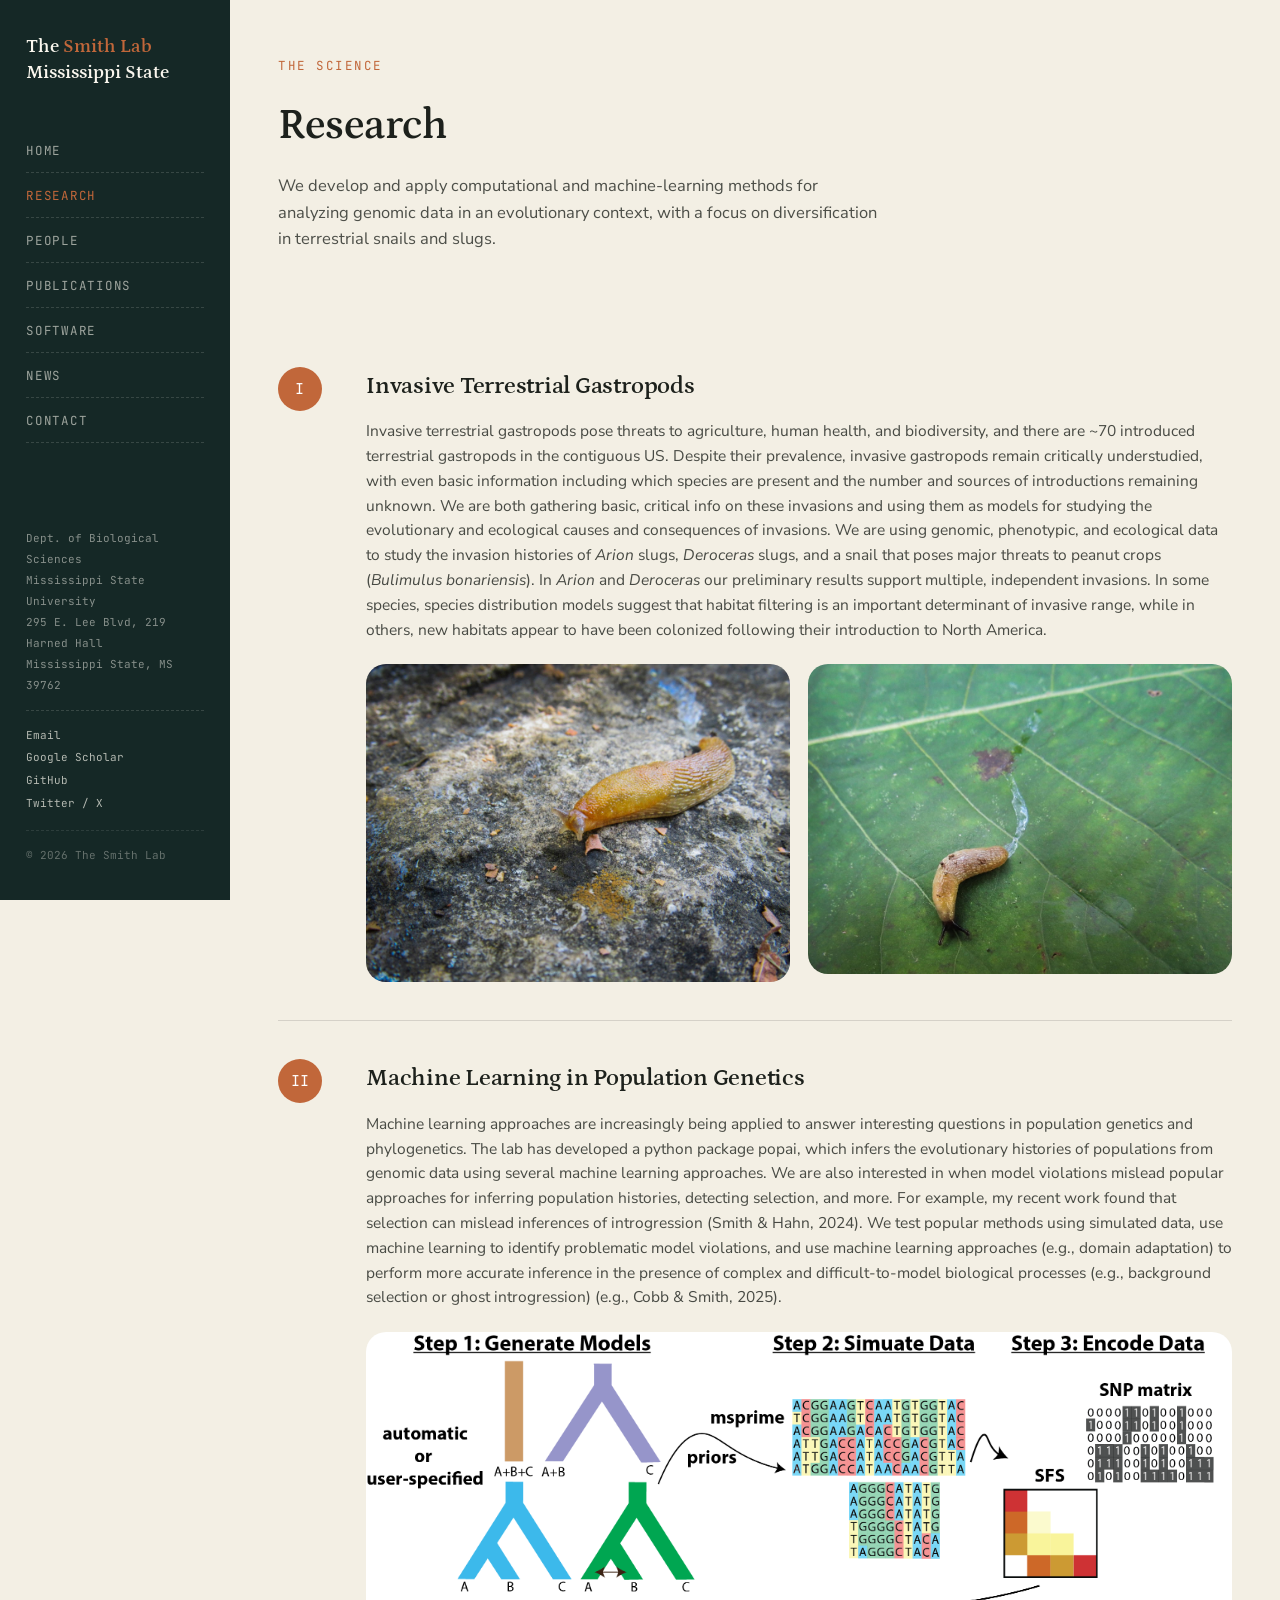
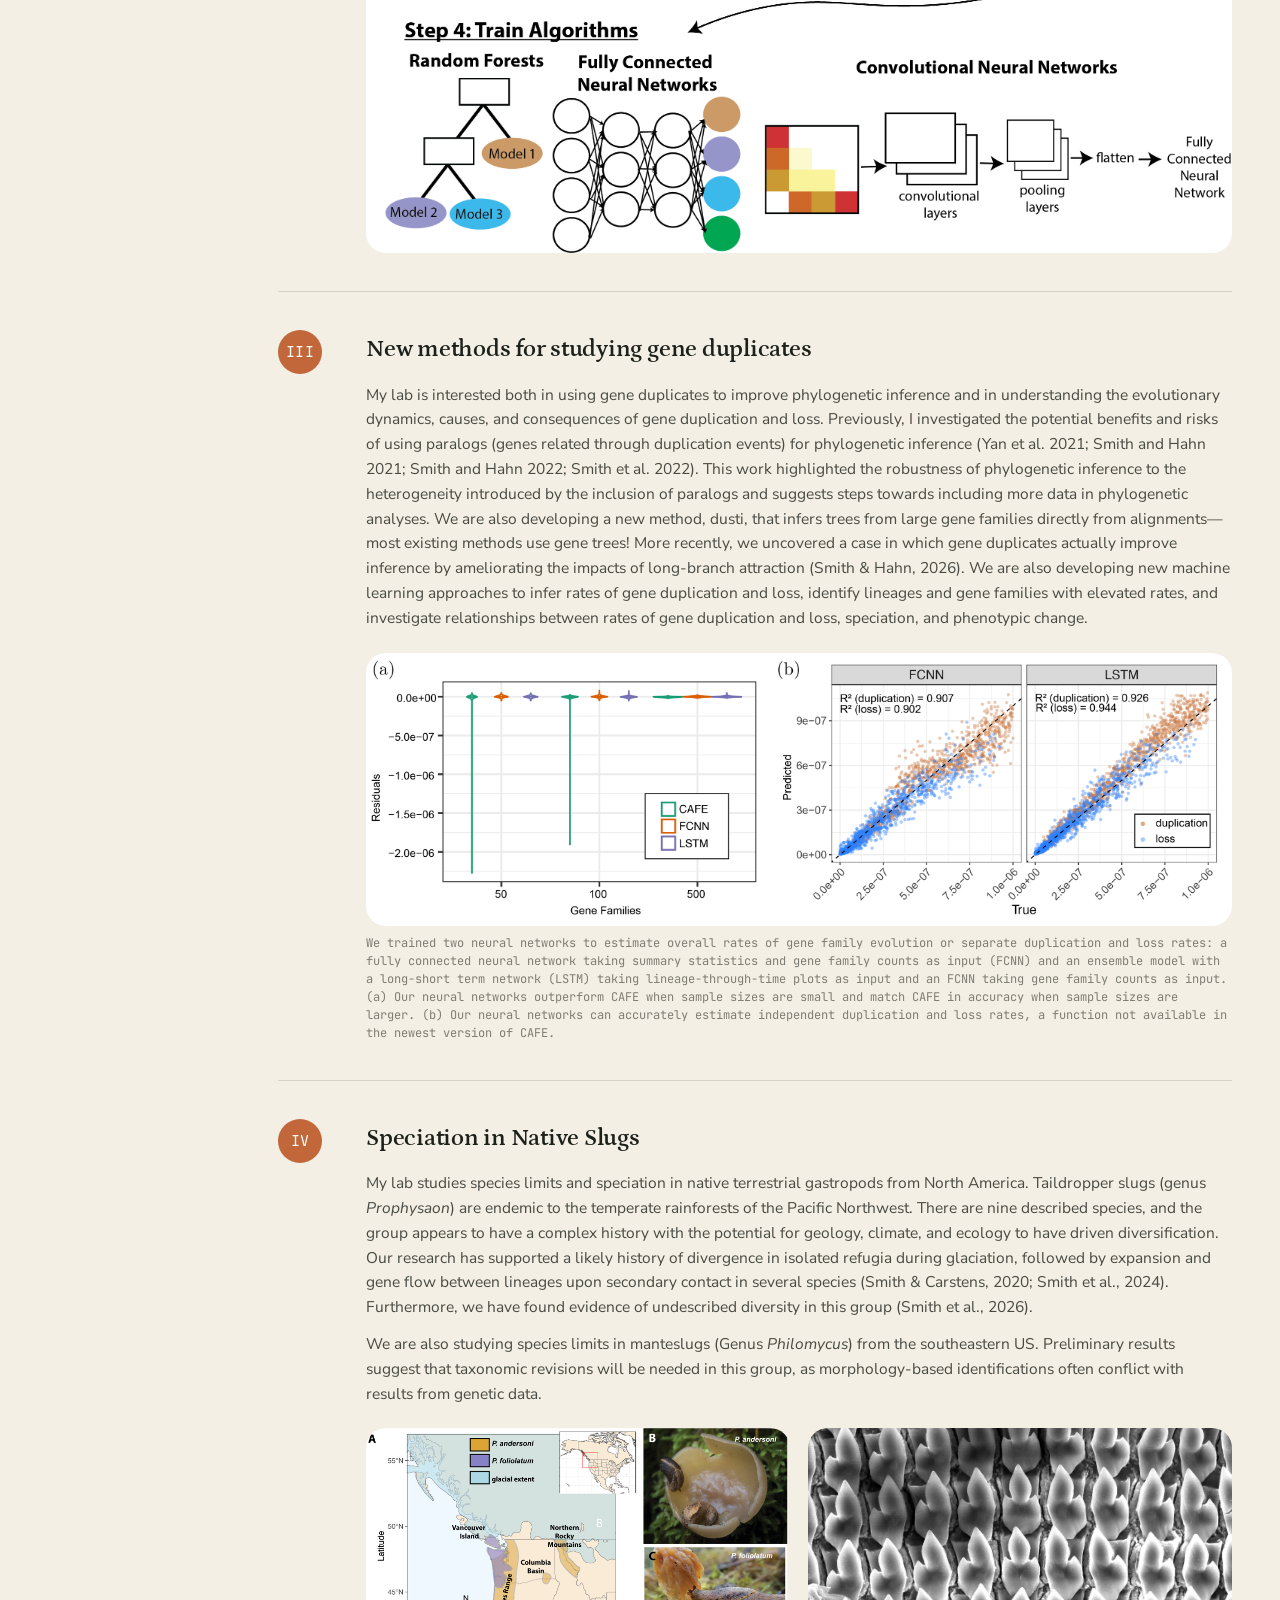
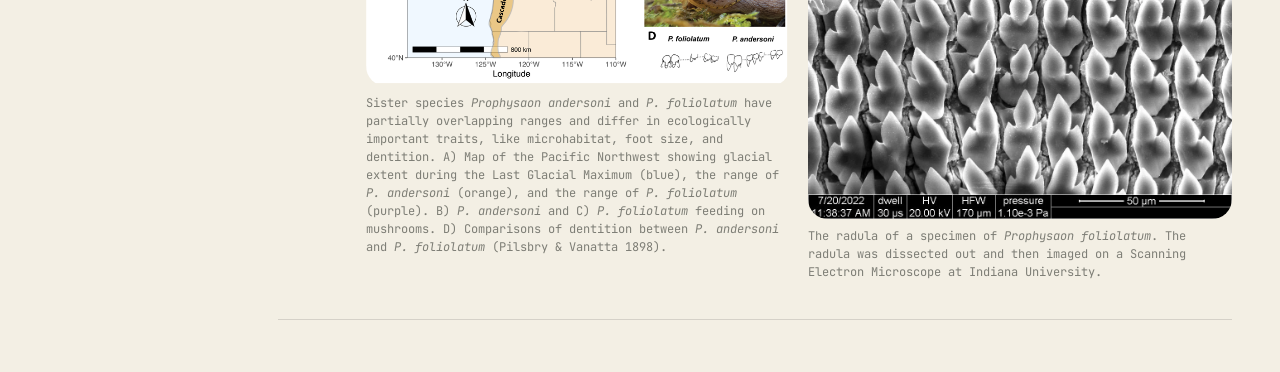
<file: research.html>
<!DOCTYPE html>
<html lang="en">
<head>
<meta charset="UTF-8">
<meta name="viewport" content="width=device-width, initial-scale=1.0">
<title>Research — The Smith Lab</title>
<link rel="stylesheet" href="styles.css">
</head>
<body>

<div class="layout">
  <div class="sidebar">
    <div class="sidebar-top">
      <a class="brand" href="index.html">The <span>Smith Lab</span><br>Mississippi State</a>
      <button class="sidebar-toggle" aria-label="Toggle menu" aria-expanded="false"><span></span><span></span><span></span></button>
    </div>
    <div class="sidebar-collapsible">
      <ul>
        <li><a href="index.html" class="navlink">Home</a></li>
        <li><a href="research.html" class="navlink active">Research</a></li>
        <li><a href="people.html" class="navlink">People</a></li>
        <li><a href="publications.html" class="navlink">Publications</a></li>
        <li><a href="software.html" class="navlink">Software</a></li>
        <li><a href="news.html" class="navlink">News</a></li>
        <li><a href="contact.html" class="navlink">Contact</a></li>
      </ul>
      <div class="foot-mini">
        Dept. of Biological Sciences<br>
        Mississippi State University<br>
        295 E. Lee Blvd, 219 Harned Hall<br>
        Mississippi State, MS 39762
        <div class="foot-links">
          <a href="mailto:ms4438@msstate.edu">Email</a>
          <a href="https://scholar.google.com/citations?hl=en&user=STDh3vkAAAAJ">Google Scholar</a>
          <a href="https://github.com/meganlsmith">GitHub</a>
          <a href="https://twitter.com/snaild_it">Twitter / X</a>
        </div>
        <div class="copyright">© 2026 The Smith Lab</div>
      </div>
    </div>
  </div>

  <main>
    <header class="page-hero">
      <div class="wrap">
        <span class="eyebrow mono">The science</span>
        <h1>Research</h1>
        <p class="lede">We develop and apply computational and machine-learning methods for analyzing genomic data in an evolutionary context, with a focus on diversification in terrestrial snails and slugs.</p>
      </div>
    </header>

    <section>
      <div class="wrap">

<!-- Section 1: Invasive Terrestrial Gastropods -->
        <div class="research-entry">
          <div><span class="num-circle mono">I</span></div>
          <div>
            <h3>Invasive Terrestrial Gastropods</h3>
			<p>Invasive terrestrial gastropods pose threats to agriculture, human health, and biodiversity, and there are ~70 introduced terrestrial gastropods in the contiguous US. Despite their prevalence, invasive gastropods remain critically understudied, with even basic information including which species are present and the number and sources of introductions remaining unknown. We are both gathering basic, critical info on these invasions and using them as models for studying the evolutionary and ecological causes and consequences of invasions. We are using genomic, phenotypic, and ecological data to study the invasion histories of <i>Arion</i> slugs, <i>Deroceras</i> slugs, and a snail that poses major threats to peanut crops (<i>Bulimulus bonariensis</i>). In <i>Arion</i> and <i>Deroceras</i> our preliminary results support multiple, independent invasions. In some species, species distribution models suggest that habitat filtering is an important determinant of invasive range, while in others, new habitats appear to have been colonized following their introduction to North America.</p>
            <div class="research-figure-grid">
			  <div class="research-figure"><img src="photos/research/arion.jpg" alt="Arion slug"></div>
			  <div class="research-figure"><img src="photos/research/arion2.jpg" alt="Arion slug"></div>
            </div>
          </div>
        </div>

<!-- Section 2: Machine Learning in Population Genetics -->
        <div class="research-entry">
          <div><span class="num-circle mono">II</span></div>
          <div>
            <h3>Machine Learning in Population Genetics</h3>
			<p>Machine learning approaches are increasingly being applied to answer interesting questions in population genetics and phylogenetics. The lab has developed a python package popai, which infers the evolutionary histories of populations from genomic data using several machine learning approaches. We are also interested in when model violations mislead popular approaches for inferring population histories, detecting selection, and more. For example, my recent work found that selection can mislead inferences of introgression (Smith & Hahn, 2024). We test popular methods using simulated data, use machine learning to identify problematic model violations, and use machine learning approaches (e.g., domain adaptation) to perform more accurate inference in the presence of complex and difficult-to-model biological processes (e.g., background selection or ghost introgression) (e.g., Cobb & Smith, 2025).</p>
            <div class="research-figure">
			  <div class="research-figure"><img src="photos/research/delimitpy-workflow.webp" alt="Workflow for the popai software."></div>
            </div>
          </div>
        </div>

<!-- Section 3: Gene Duplication & Genome Evolution -->
        <div class="research-entry">
          <div><span class="num-circle mono">III</span></div>
          <div>
            <h3>New methods for studying gene duplicates</h3>
			<p>My lab is interested both in using gene duplicates to improve phylogenetic inference and in understanding the evolutionary dynamics, causes, and consequences of gene duplication and loss. Previously, I investigated the potential benefits and risks of using paralogs (genes related through duplication events) for phylogenetic inference (Yan et al. 2021; Smith and Hahn 2021; Smith and Hahn 2022; Smith et al. 2022). This work highlighted the robustness of phylogenetic inference to the heterogeneity introduced by the inclusion of paralogs and suggests steps towards including more data in phylogenetic analyses. We are also developing a new method, dusti, that infers trees from large gene families directly from alignments—most existing methods use gene trees! More recently, we uncovered a case in which gene duplicates actually improve inference by ameliorating the impacts of long-branch attraction (Smith & Hahn, 2026). We are also developing new machine learning approaches to infer rates of gene duplication and loss, identify lineages and gene families with elevated rates, and investigate relationships between rates of gene duplication and loss, speciation, and phenotypic change.</p>
            <div class="research-figure">
			  	<img src="photos/research/gdl.webp" alt="Machine learning methods can accurately infer duplication and loss rates."> 
				<figcaption>We trained two neural networks to estimate overall rates of gene family evolution or separate duplication and loss rates: a fully connected neural network taking summary statistics and gene family counts as input (FCNN) and an ensemble model with a  long-short term network (LSTM) taking lineage-through-time plots as input and an FCNN taking gene family counts as input. (a) Our neural networks outperform CAFE when sample sizes are small and match CAFE in accuracy when sample sizes are larger. (b) Our neural networks can accurately estimate independent duplication and loss rates, a function not available in the newest version of CAFE.</figcaption>
            </div>
          </div>
        </div>

<!-- Section 4: Speciation in Native Slugs -->
        <div class="research-entry">
          <div><span class="num-circle mono">IV</span></div>
          <div>
            <h3>Speciation in Native Slugs</h3>
            <p>My lab studies species limits and speciation in native terrestrial gastropods from North America. Taildropper slugs (genus <i>Prophysaon</i>) are endemic to the temperate rainforests of the Pacific Northwest. There are nine described species, and the group appears to have a complex history with the potential for geology, climate, and ecology to have driven diversification.  Our research has supported a likely history of divergence in isolated refugia during glaciation, followed by expansion and gene flow between lineages upon secondary contact in several species (Smith & Carstens, 2020; Smith et al., 2024). Furthermore, we have found evidence of undescribed diversity in this group (Smith et al., 2026).</p>
            <p>We are also studying species limits in manteslugs (Genus <i>Philomycus</i>) from the southeastern US. Preliminary results suggest that taxonomic revisions will be needed in this group, as morphology-based identifications often conflict with results from genetic data.</p>
            <div class="research-figure-grid">
              <div class="research-figure">
			  	<img src="photos/research/prophysaon.webp" alt="Prophysaon slug pictures and distribution."> 
				<figcaption>Sister species <i>Prophysaon andersoni</i> and <i>P. foliolatum</i> have partially overlapping ranges and differ in ecologically important traits, like microhabitat, foot size, and dentition. A) Map of the Pacific Northwest showing glacial extent during the Last Glacial Maximum (blue), the range of <i>P. andersoni</i> (orange), and the range of <i>P. foliolatum</i> (purple). B) <i>P. andersoni</i> and C) <i>P. foliolatum</i> feeding on mushrooms. D) Comparisons of dentition between <i>P. andersoni</i> and <i>P. foliolatum</i> (Pilsbry & Vanatta 1898).</figcaption>
              	</div>
              <div class="research-figure">
			  	<img src="photos/research/radula.webp" alt="Machine learning methods can accurately infer duplication and loss rates."> 
				<figcaption>The radula of a specimen of <i>Prophysaon foliolatum</i>. The radula was dissected out and then imaged on a Scanning Electron Microscope at Indiana University.</figcaption>
              	</div>
            </div>
          </div>
        </div>

      </div>
    </section>
  </main>
</div>

<script src="nav.js"></script>

</body>
</html>
</file>
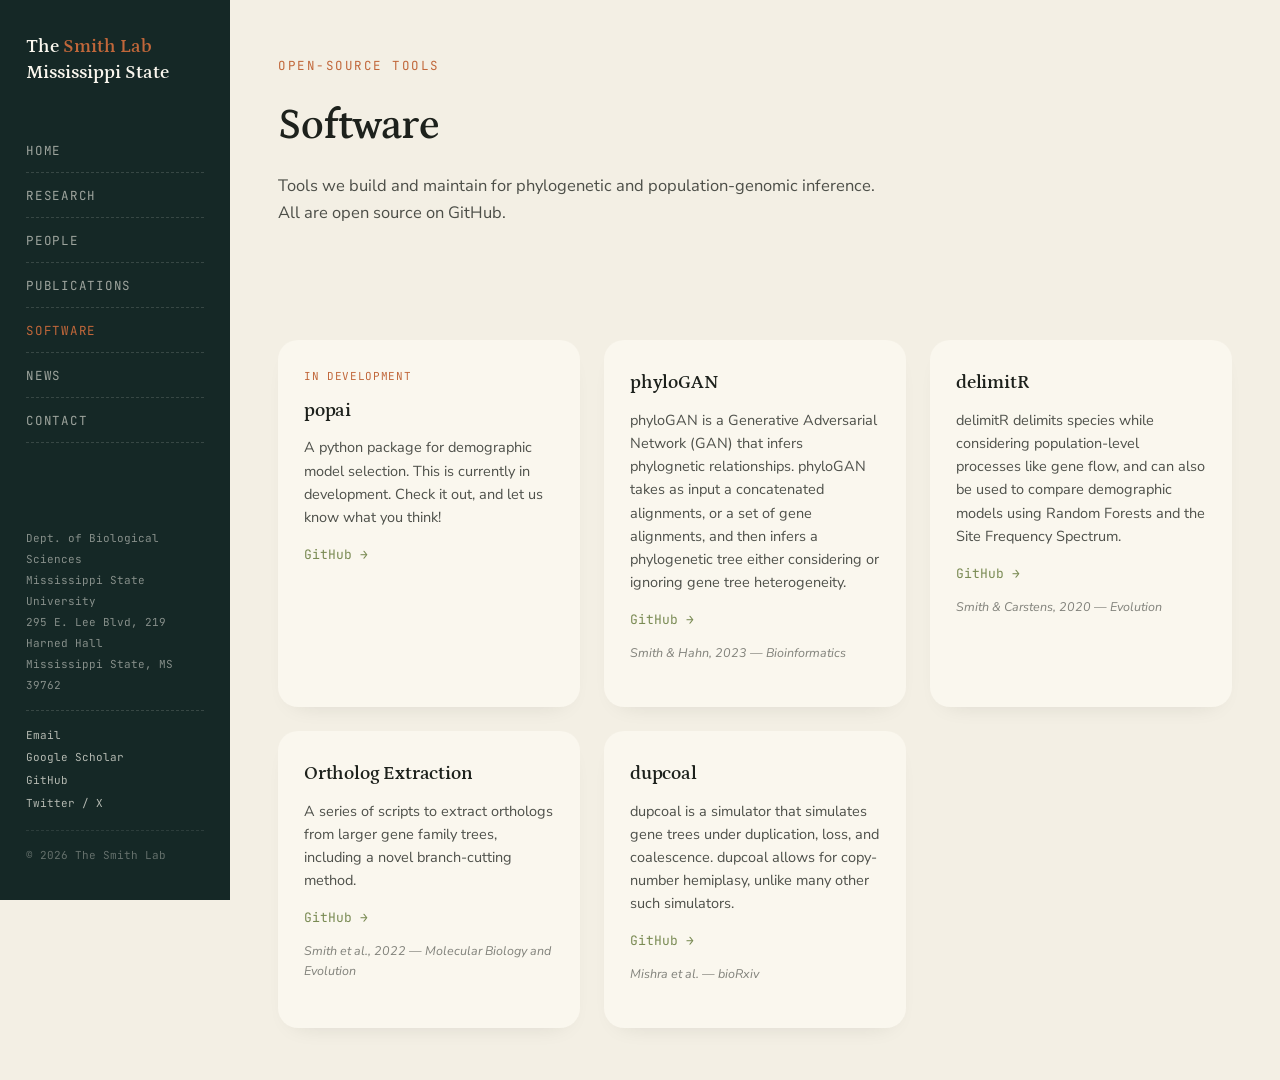
<file: software.html>
<!DOCTYPE html>
<html lang="en">
<head>
<meta charset="UTF-8">
<meta name="viewport" content="width=device-width, initial-scale=1.0">
<title>Software — The Smith Lab</title>
<link rel="stylesheet" href="styles.css">
</head>
<body>

<div class="layout">
  <div class="sidebar">
    <div class="sidebar-top">
      <a class="brand" href="index.html">The <span>Smith Lab</span><br>Mississippi State</a>
      <button class="sidebar-toggle" aria-label="Toggle menu" aria-expanded="false"><span></span><span></span><span></span></button>
    </div>
    <div class="sidebar-collapsible">
      <ul>
        <li><a href="index.html" class="navlink">Home</a></li>
        <li><a href="research.html" class="navlink">Research</a></li>
        <li><a href="people.html" class="navlink">People</a></li>
        <li><a href="publications.html" class="navlink">Publications</a></li>
        <li><a href="software.html" class="navlink active">Software</a></li>
        <li><a href="news.html" class="navlink">News</a></li>
        <li><a href="contact.html" class="navlink">Contact</a></li>
      </ul>
      <div class="foot-mini">
        Dept. of Biological Sciences<br>
        Mississippi State University<br>
        295 E. Lee Blvd, 219 Harned Hall<br>
        Mississippi State, MS 39762
        <div class="foot-links">
          <a href="mailto:ms4438@msstate.edu">Email</a>
          <a href="https://scholar.google.com/citations?hl=en&user=STDh3vkAAAAJ">Google Scholar</a>
          <a href="https://github.com/meganlsmith">GitHub</a>
          <a href="https://twitter.com/snaild_it">Twitter / X</a>
        </div>
        <div class="copyright">© 2026 The Smith Lab</div>
      </div>
    </div>
  </div>

  <main>
    <header class="page-hero">
      <div class="wrap">
        <span class="eyebrow mono">Open-source tools</span>
        <h1>Software</h1>
        <p class="lede">Tools we build and maintain for phylogenetic and population-genomic inference. All are open source on GitHub.</p>
      </div>
    </header>

    <section>
      <div class="wrap">
        <div class="software-grid">

          <div class="software-card">
            <span class="mono" style="font-size:11px; color:var(--rust); text-transform:uppercase; letter-spacing:0.06em; display:block; margin-bottom:10px;">In development</span>
            <h3>popai</h3>
			<p>A python package for demographic model selection. This is currently in development. Check it out, and let us know what you think!</p>
            <div class="links"><a href="https://github.com/SmithLabBio/popai">GitHub →</a></div>
          </div>

          <div class="software-card">
            <h3>phyloGAN</h3>
			<p>phyloGAN is a Generative Adversarial Network (GAN) that infers phylognetic relationships. phyloGAN takes as input a concatenated alignments, or a set of gene alignments, and then infers a phylogenetic tree either considering or ignoring gene tree heterogeneity.</p>
            <div class="links"><a href="https://github.com/meganlsmith/phyloGAN">GitHub →</a></div>
            <p class="ref">Smith &amp; Hahn, 2023 — Bioinformatics</p>
          </div>

          <div class="software-card">
            <h3>delimitR</h3>
			<p>delimitR delimits species while considering population-level processes like gene flow, and can also be used to compare demographic models using Random Forests and the Site Frequency Spectrum.</p>
            <div class="links"><a href="https://github.com/meganlsmith/delimitR">GitHub →</a></div>
            <p class="ref">Smith &amp; Carstens, 2020 — Evolution</p>
          </div>

          <div class="software-card">
            <h3>Ortholog Extraction</h3>
			<p>A series of scripts to extract orthologs from larger gene family trees, including a novel branch-cutting method.</p>
            <div class="links"><a href="https://github.com/meganlsmith/Primate_Paralogs">GitHub →</a></div>
            <p class="ref">Smith et al., 2022 — Molecular Biology and Evolution</p>
          </div>

          <div class="software-card">
            <h3>dupcoal</h3>
			<p>dupcoal is a simulator that simulates gene trees under duplication, loss, and coalescence. dupcoal allows for copy-number hemiplasy, unlike many other such simulators.</p>
            <div class="links"><a href="https://github.com/meganlsmith/dupcoal">GitHub →</a></div>
            <p class="ref">Mishra et al. — bioRxiv</p>
          </div>

        </div>
      </div>
    </section>
  </main>
</div>

<script src="nav.js"></script>

</body>
</html>
</file>
<file: styles.css>
@import url('https://fonts.googleapis.com/css2?family=Petrona:opsz,wght@8..30,400;8..30,500;8..30,600;8..30,700&family=Nunito+Sans:wght@400;500;600;700&family=JetBrains+Mono:wght@400;500;600;700&display=swap');

:root{
  --ink:#1D211C;
  --paper:#F3EFE4;
  --paper-warm:#FAF7EE;
  --teal:#26443F;
  --teal-deep:#152826;
  --rust:#C1673A;
  --moss:#7A8B54;
  --line: rgba(29,33,28,0.14);
}

*{box-sizing:border-box;}
html{scroll-behavior:smooth;}
body{
  margin:0;
  background:var(--paper);
  color:var(--ink);
  font-family:'Nunito Sans', sans-serif;
  font-size:17px;
  line-height:1.6;
}
h1,h2,h3,h4{
  font-family:'Petrona', serif;
  margin:0;
  font-weight:600;
  letter-spacing:-0.01em;
}
a{color:inherit;}
img{max-width:100%; display:block;}
.mono{
  font-family:'JetBrains Mono', monospace;
  letter-spacing:0.03em;
}
.species{font-style:italic;}
.wrap{
  max-width:1500px;
  margin:0 auto;
  padding:0 48px;
}

/* ============ SIDEBAR LAYOUT (site-wide) ============ */
.layout{display:grid; grid-template-columns:230px 1fr; align-items:start;}
.sidebar{
  background:var(--teal-deep);
  color:var(--paper-warm);
  padding:34px 26px;
  position:sticky;
  top:0;
  align-self:start;
  height:100vh;
  display:flex;
  flex-direction:column;
}
.sidebar-top{display:flex; align-items:center; justify-content:space-between;}
.brand{
  font-family:'Petrona', serif;
  font-size:18.5px;
  font-weight:600;
  line-height:1.4;
  display:block;
  text-decoration:none;
  color:inherit;
}
.brand span{color:var(--rust);}

.sidebar-toggle{
  display:none;
  background:none; border:none; cursor:pointer; padding:6px;
  flex-direction:column; gap:5px;
}
.sidebar-toggle span{width:22px; height:2px; background:var(--paper-warm); display:block; border-radius:1px;}

.sidebar-collapsible{display:flex; flex-direction:column; flex:1; margin-top:44px;}
.sidebar-collapsible ul{list-style:none; margin:0; padding:0; display:flex; flex-direction:column; gap:2px;}
.sidebar-collapsible a.navlink{
  text-decoration:none;
  font-family:'JetBrains Mono', monospace;
  font-size:12.5px;
  text-transform:uppercase;
  letter-spacing:0.06em;
  color:rgba(248,246,237,0.6);
  padding:11px 0;
  display:block;
  border-bottom:1px dashed rgba(248,246,237,0.15);
}
.sidebar-collapsible a.navlink.active, .sidebar-collapsible a.navlink:hover{color:var(--rust);}

.foot-mini{margin-top:auto; padding-top:30px; font-family:'JetBrains Mono', monospace; font-size:11px; color:rgba(248,246,237,0.5); line-height:1.9;}
.foot-mini a{color:rgba(248,246,237,0.7); text-decoration:none;}
.foot-mini a:hover{color:var(--rust);}
.foot-mini .foot-links{display:flex; flex-direction:column; gap:2px; margin-top:14px; padding-top:14px; border-top:1px dashed rgba(248,246,237,0.15);}
.foot-mini .copyright{margin-top:16px; padding-top:14px; border-top:1px dashed rgba(248,246,237,0.15); opacity:0.7;}

main{min-width:0;}

@media (max-width:860px){
  .layout{grid-template-columns:1fr;}
  .sidebar{position:relative; height:auto; padding:20px 24px;}
  .sidebar-toggle{display:flex;}
  .sidebar-collapsible{display:none; margin-top:22px;}
  .sidebar-collapsible.open{display:flex;}
  .wrap{padding:0 24px;}
}

/* ============ HERO (homepage) ============ */
.hero{padding:64px 0 54px;}
.hero .wrap{display:grid; grid-template-columns:1.15fr 0.85fr; gap:40px; align-items:center;}
.eyebrow{
  font-family:'JetBrains Mono', monospace;
  font-size:12.5px;
  letter-spacing:0.12em;
  text-transform:uppercase;
  color:var(--rust);
  margin-bottom:16px;
  display:block;
}
.hero h1{font-size:clamp(32px, 4.2vw, 46px); line-height:1.12;}
.hero h1 em{font-style:italic; color:var(--rust); font-weight:600;}
.hero p.lede{margin-top:18px; max-width:46ch; font-size:16.5px; color:rgba(29,33,28,0.78);}
.hero-ctas{margin-top:26px; display:flex; gap:14px; flex-wrap:wrap;}
.btn{
  display:inline-block;
  padding:12px 22px;
  border-radius:999px;
  font-size:13.5px;
  font-weight:700;
  text-decoration:none;
  border:1.5px solid transparent;
}
.btn-solid{background:var(--rust); color:#fff;}
.btn-solid:hover{background:#a8552d;}
.btn-outline{border-color:var(--teal); color:var(--teal);}
.btn-outline:hover{background:var(--teal); color:#fff;}

.hero-art{display:flex; justify-content:center;}
.photo-circle{
  width:100%; max-width:260px; aspect-ratio:1/1; border-radius:50%;
  background:radial-gradient(circle at 30% 30%, var(--moss), var(--teal) 75%);
  display:flex; align-items:center; justify-content:center;
  color:rgba(255,255,255,0.75);
  font-family:'JetBrains Mono', monospace; font-size:11.5px; text-align:center;
  box-shadow:0 20px 44px -20px rgba(21,40,38,0.5);
  position:relative;
}
.photo-circle::before{content:''; position:absolute; inset:14%; border-radius:50%; border:1.5px dashed rgba(255,255,255,0.35);}
.photo-circle::after{content:''; position:absolute; inset:28%; border-radius:50%; border:1.5px dashed rgba(255,255,255,0.3);}
.photo-circle img{position:absolute; inset:0; width:100%; height:100%; object-fit:cover; border-radius:50%;}

@media (max-width:860px){
  .hero .wrap{grid-template-columns:1fr;}
  .hero-art{order:-1; margin-bottom:8px;}
  .photo-circle{max-width:220px;}
}

/* ============ PAGE HERO (interior pages) ============ */
.page-hero{padding:56px 0 46px;}
.page-hero h1{font-size:clamp(30px, 4vw, 42px);}
.page-hero p.lede{margin-top:14px; max-width:60ch; font-size:16.5px; color:rgba(29,33,28,0.78);}

/* ============ SECTION SCAFFOLD ============ */
section{padding:52px 0;}
.section-head{
  display:flex; justify-content:space-between; align-items:flex-end;
  margin-bottom:34px; gap:20px; flex-wrap:wrap;
  border-bottom:1px solid var(--line);
  padding-bottom:18px;
}
.tag{
  font-family:'JetBrains Mono', monospace;
  font-size:12px;
  letter-spacing:0.1em;
  text-transform:uppercase;
  color:var(--moss);
}
.section-head h2{font-size:27px; margin-top:6px;}
.more-link{font-size:12.5px; text-decoration:none; color:var(--moss); font-family:'JetBrains Mono', monospace;}
.more-link:hover{color:var(--rust);}

/* ============ RESEARCH — homepage teaser grid ============ */
.research-grid{display:grid; grid-template-columns:repeat(2, 1fr); gap:18px;}
.research-card{background:var(--paper-warm); border-radius:20px; padding:24px 22px; box-shadow:0 10px 26px -18px rgba(29,33,28,0.25);}
.research-card .num{width:30px; height:30px; border-radius:50%; background:var(--rust); color:#fff; display:flex; align-items:center; justify-content:center; font-family:'JetBrains Mono', monospace; font-size:12px; margin-bottom:12px;}
.research-card h3{font-size:17px; margin-bottom:6px;}
.research-card p{font-size:13.5px; color:rgba(29,33,28,0.75); margin:0;}

/* ============ RESEARCH — full page long-form entries ============ */
.research-entry{display:grid; grid-template-columns:64px 1fr; gap:24px; padding:38px 0; border-bottom:1px solid var(--line);}
.research-entry:first-child{padding-top:0;}
.research-entry .num-circle{width:44px; height:44px; border-radius:50%; background:var(--rust); color:#fff; display:flex; align-items:center; justify-content:center; font-family:'JetBrains Mono', monospace; font-size:15px;}
.research-entry h3{font-size:24px; margin-bottom:14px;}
.research-entry p{font-size:15.5px; color:rgba(29,33,28,0.8); margin:0 0 12px;}
.research-entry p:last-child{margin-bottom:0;}
.research-entry ul{margin:0 0 12px; padding-left:22px; font-size:15.5px; color:rgba(29,33,28,0.8); line-height:1.6;}
.research-entry ul li{margin-bottom:6px;}
.research-entry ul li:last-child{margin-bottom:0;}

.research-figure{margin-top:22px;}
.research-figure .figure-placeholder{
  width:100%; aspect-ratio:16/10; border-radius:20px;
  border:1.5px dashed var(--line);
  display:flex; align-items:center; justify-content:center;
  color:rgba(29,33,28,0.45); font-family:'JetBrains Mono', monospace; font-size:12px; text-align:center; padding:16px;
}
.research-figure img{width:100%; height:auto; border-radius:20px; display:block;}
.research-figure figcaption{margin-top:8px; font-family:'JetBrains Mono', monospace; font-size:12px; color:rgba(29,33,28,0.55); line-height:1.5;}
.research-figure-grid{display:grid; grid-template-columns:repeat(2, 1fr); gap:18px; margin-top:22px;}
.research-figure-grid .research-figure{margin-top:0;}
.research-figure-grid .figure-placeholder{aspect-ratio:4/3;}
@media (max-width:640px){ .research-figure-grid{grid-template-columns:1fr;} }

/* ============ SCROLLING GALLERY (rounded, auto-scroll on hover) ============ */
.gallery{display:flex; gap:14px; overflow-x:auto; scroll-snap-type:x mandatory; padding-bottom:6px; scrollbar-width:thin; scrollbar-color:var(--rust) var(--paper);}
.gallery::-webkit-scrollbar{height:7px;}
.gallery::-webkit-scrollbar-track{background:var(--paper);}
.gallery::-webkit-scrollbar-thumb{background:var(--rust); border-radius:4px;}
.gallery-item{
  flex:0 0 auto; width:200px; aspect-ratio:1/1; border-radius:24px; scroll-snap-align:start;
  background:linear-gradient(135deg, var(--moss), var(--teal));
  display:flex; align-items:center; justify-content:center;
  color:rgba(255,255,255,0.75); font-family:'JetBrains Mono', monospace; font-size:11.5px; text-align:center; padding:14px;
  overflow:hidden; position:relative;
}
.gallery-item img{width:100%; height:100%; object-fit:cover; display:block;}
.gallery-item:nth-child(2n){background:linear-gradient(135deg, var(--rust), var(--teal-deep));}
.gallery-item:nth-child(3n){background:linear-gradient(135deg, var(--teal), var(--moss));}
.gallery-caption{margin-top:14px; font-family:'JetBrains Mono', monospace; font-size:12px; color:rgba(29,33,28,0.5);}
.gallery.auto-scrolling{scroll-snap-type:none; scroll-behavior:auto;}

/* ============ PEOPLE — homepage scrolling strip ============ */
.people-strip{display:flex; gap:26px; overflow-x:auto; padding-bottom:8px; scrollbar-width:thin; scrollbar-color:var(--rust) var(--paper);}
.person-card-link{text-decoration:none; color:inherit;}
.person-card{flex:0 0 auto; width:150px; text-align:center;}
.person-photo{
  width:150px; height:150px; border-radius:50%;
  background:linear-gradient(160deg, var(--teal), var(--moss));
  margin:0 auto 12px; box-shadow:0 12px 26px -14px rgba(29,33,28,0.35);
  position:relative; overflow:hidden;
  display:flex; align-items:center; justify-content:center;
  color:rgba(255,255,255,0.65); font-family:'JetBrains Mono', monospace; font-size:10px; text-align:center; padding:8px;
}
.person-photo::after{content:''; position:absolute; inset:10%; border-radius:50%; border:1px dashed rgba(255,255,255,0.3); pointer-events:none;}
.person-photo img{position:absolute; inset:0; width:100%; height:100%; object-fit:cover;}
.person-card h4{font-size:14.5px;}
.person-card .role{font-family:'JetBrains Mono', monospace; font-size:10.5px; color:var(--moss); text-transform:uppercase; margin-top:2px;}

/* ============ PEOPLE — full page grid ============ */
.people-grid{display:grid; grid-template-columns:repeat(auto-fill, minmax(230px, 1fr)); gap:40px 28px;}
.people-grid .person-card{width:auto; scroll-margin-top:24px;}
.people-grid .person-photo{width:180px; height:180px;}
.people-grid .links{margin-top:10px; display:flex; gap:12px; font-size:13px; justify-content:center;}
.people-grid .links a{color:var(--moss); text-decoration:none;}
.people-grid .links a:hover{color:var(--rust);}
.people-grid .bio{font-size:14.5px; color:rgba(29,33,28,0.72); margin-top:12px; text-align:left;}

.alumni-list li{display:flex; flex-direction:column; gap:4px; padding:14px 0; border-bottom:1px solid var(--line); font-size:15px;}
.alumni-list li:last-child{border-bottom:none;}
.alumni-top{display:flex; justify-content:space-between; gap:16px; flex-wrap:wrap;}
.alumni-now{font-size:13.5px; color:rgba(29,33,28,0.6); font-style:italic;}

.recruiting{margin-top:32px; padding:20px 24px; background:var(--paper-warm); border-radius:16px; border-left:3px solid var(--rust); font-size:15px;}
.recruiting strong{font-family:'Petrona', serif; font-weight:600;}

/* ============ SOFTWARE — homepage teaser ============ */
.software-strip{display:flex; gap:18px; overflow-x:auto; padding-bottom:8px;}
.software-card-mini{min-width:210px; flex:0 0 auto; padding:22px 20px; background:var(--paper-warm); border-radius:18px; box-shadow:0 10px 26px -18px rgba(29,33,28,0.25);}
.software-card-mini .mono{font-size:11px; color:var(--rust); text-transform:uppercase; letter-spacing:0.06em; display:block; margin-bottom:10px;}
.software-card-mini h4{font-size:16px; margin-bottom:6px;}
.software-card-mini p{font-size:13px; color:rgba(29,33,28,0.72); margin:0;}

/* ============ SOFTWARE — full page grid ============ */
.software-grid{display:grid; grid-template-columns:repeat(auto-fill, minmax(270px, 1fr)); gap:24px;}
.software-card{padding:28px 26px; background:var(--paper-warm); border-radius:20px; box-shadow:0 10px 26px -18px rgba(29,33,28,0.2);}
.software-card h3{font-size:19px; margin-bottom:10px;}
.software-card p{font-size:14.5px; color:rgba(29,33,28,0.78); margin:0 0 16px;}
.software-card .links{display:flex; gap:16px; font-size:13px; font-family:'JetBrains Mono', monospace;}
.software-card .links a{color:var(--moss); text-decoration:none;}
.software-card .links a:hover{color:var(--rust);}
.software-card .ref{margin-top:12px; font-size:12.5px; color:rgba(29,33,28,0.55); font-style:italic;}

/* ============ NEWS ============ */
.news-list{list-style:none; margin:0; padding:0;}
.news-list li{display:grid; grid-template-columns:120px 1fr; gap:20px; padding:18px 0; border-bottom:1px solid var(--line);}
.news-list li:first-child{padding-top:0;}
.news-list li:last-child{border-bottom:none;}
.news-date{font-family:'JetBrains Mono', monospace; font-size:12px; color:var(--rust); padding-top:2px;}
.news-text{display:flex; gap:16px; align-items:flex-start;}
.news-thumb{
  width:64px; height:64px; border-radius:14px; object-fit:cover; flex:0 0 auto;
  background:linear-gradient(135deg, var(--moss), var(--teal));
}
.news-text-body{flex:1; min-width:0;}
.news-text-body strong{font-family:'Petrona', serif; font-weight:600; color:var(--ink); display:block; margin-bottom:2px;}
.news-text-body p{margin:0; font-size:14.5px; color:rgba(29,33,28,0.8);}
.news-link{display:inline-block; margin-top:8px; font-family:'JetBrains Mono', monospace; font-size:12px; color:var(--moss); text-decoration:none;}
.news-link:hover{color:var(--rust);}
@media (max-width:560px){ .news-list li{grid-template-columns:1fr;} .news-text{flex-direction:column;} }

/* ============ PUBLICATIONS ============ */
.pub-filter{display:flex; gap:10px; margin-bottom:32px; flex-wrap:wrap;}
.pub-filter button{
  font-family:'JetBrains Mono', monospace; font-size:12.5px; text-transform:uppercase; letter-spacing:0.05em;
  padding:8px 16px; background:transparent; border:1px solid var(--line); border-radius:20px; cursor:pointer; color:var(--ink);
}
.pub-filter button.active{background:var(--teal); color:#fff; border-color:var(--teal);}
.pub-list{list-style:none; margin:0; padding:0;}
.pub-list li{display:grid; grid-template-columns:70px 1fr; gap:24px; padding:20px 0; border-bottom:1px solid var(--line);}
.pub-list li:first-child{padding-top:0;}
.pub-year{font-family:'JetBrains Mono', monospace; font-size:14px; color:var(--rust); padding-top:2px;}
.pub-title{font-size:15.5px; margin-bottom:4px; font-weight:600;}
.pub-meta{font-size:13.5px; color:rgba(29,33,28,0.6);}
.pub-links{margin-top:6px; display:flex; gap:14px;}
.pub-links a{font-size:12.5px; font-family:'JetBrains Mono', monospace; color:var(--moss); text-decoration:none;}
.pub-links a:hover{color:var(--rust);}
.pub-badge{display:inline-block; margin-left:8px; font-size:10px; font-family:'JetBrains Mono', monospace; text-transform:uppercase; letter-spacing:0.05em; color:var(--moss); border:1px solid var(--line); border-radius:10px; padding:2px 8px; vertical-align:middle;}
@media (max-width:560px){ .pub-list li{grid-template-columns:1fr; gap:4px;} }

/* ============ CONTACT ============ */
.contact-grid{display:grid; grid-template-columns:1fr 1fr; gap:56px;}
.contact-block h3{font-size:19px; margin-bottom:14px;}
.contact-block p{font-size:15px; color:rgba(29,33,28,0.78);}
.contact-list{list-style:none; margin:0; padding:0;}
.contact-list li{padding:10px 0; border-bottom:1px solid var(--line); display:flex; justify-content:space-between; font-size:14.5px;}
.contact-list li a{color:var(--moss); text-decoration:none;}
.contact-list li a:hover{color:var(--rust);}
@media (max-width:700px){ .contact-grid{grid-template-columns:1fr; gap:36px;} }
</file>
